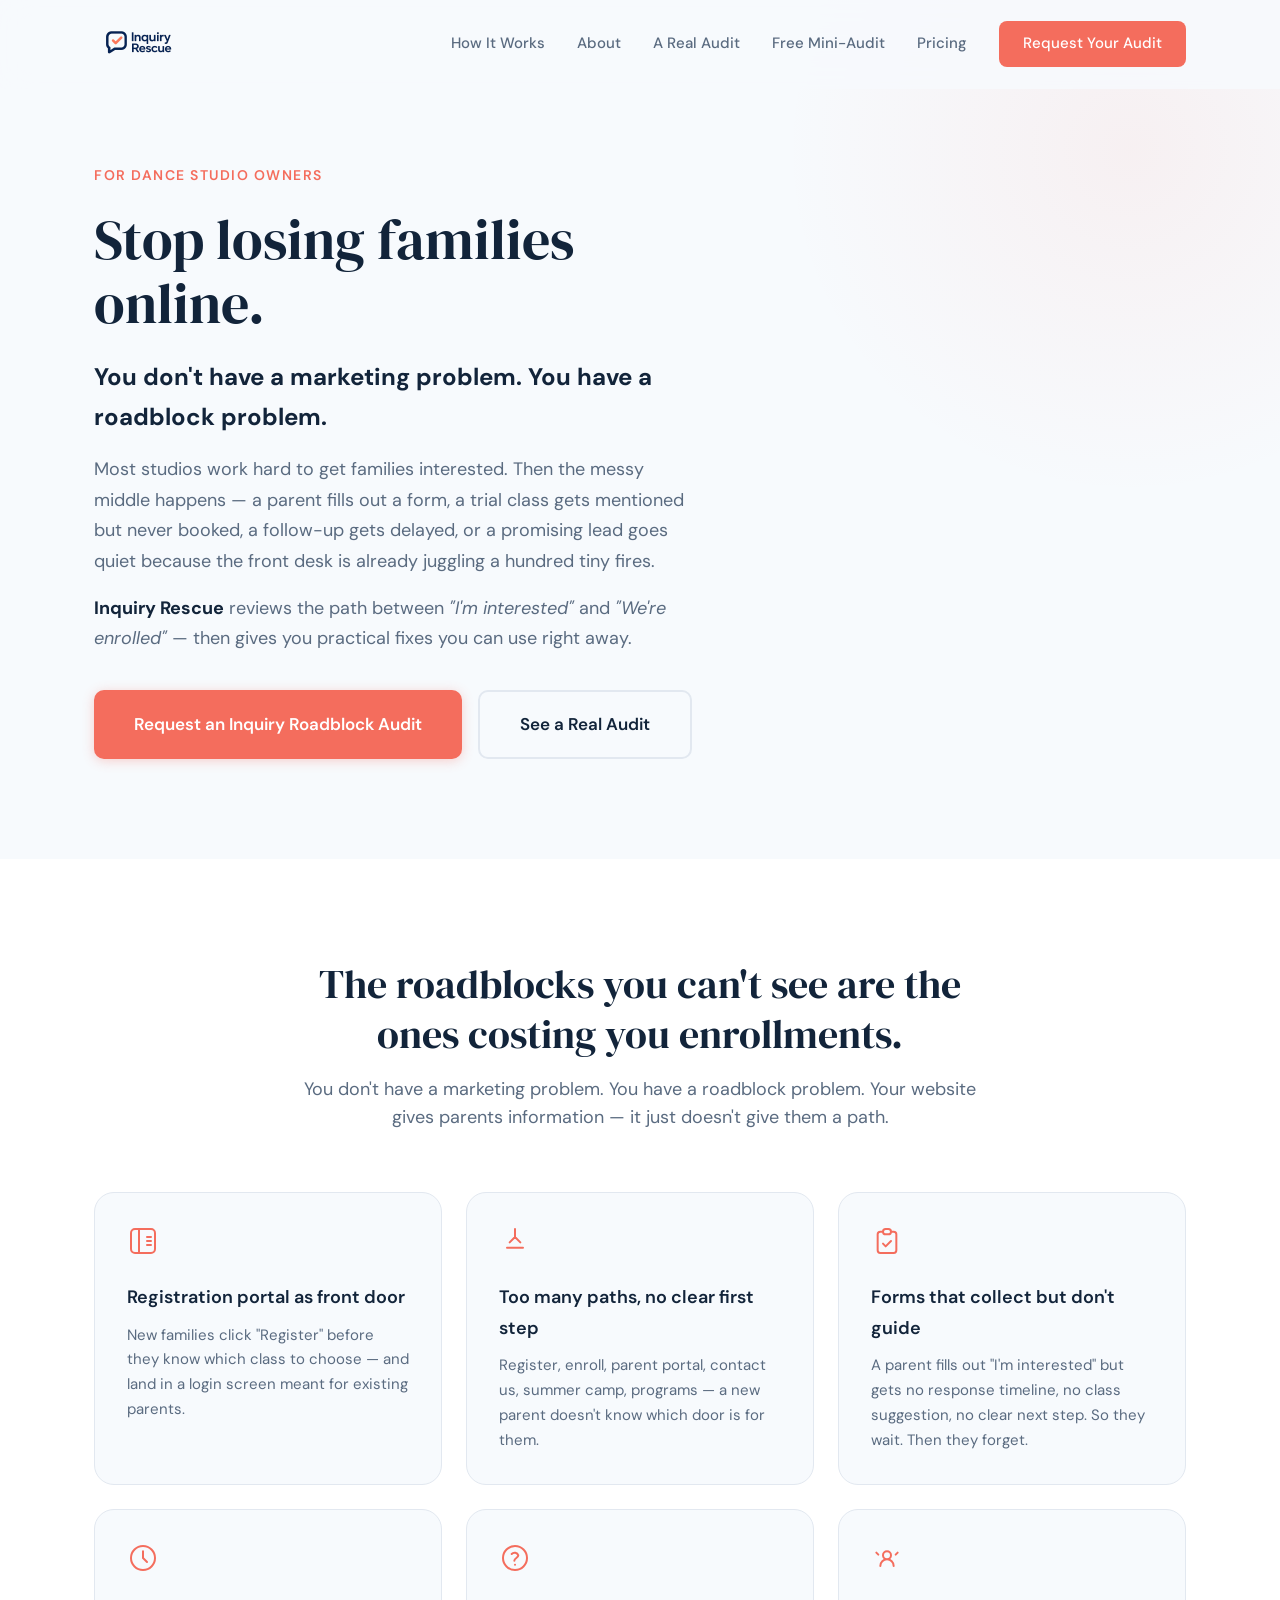
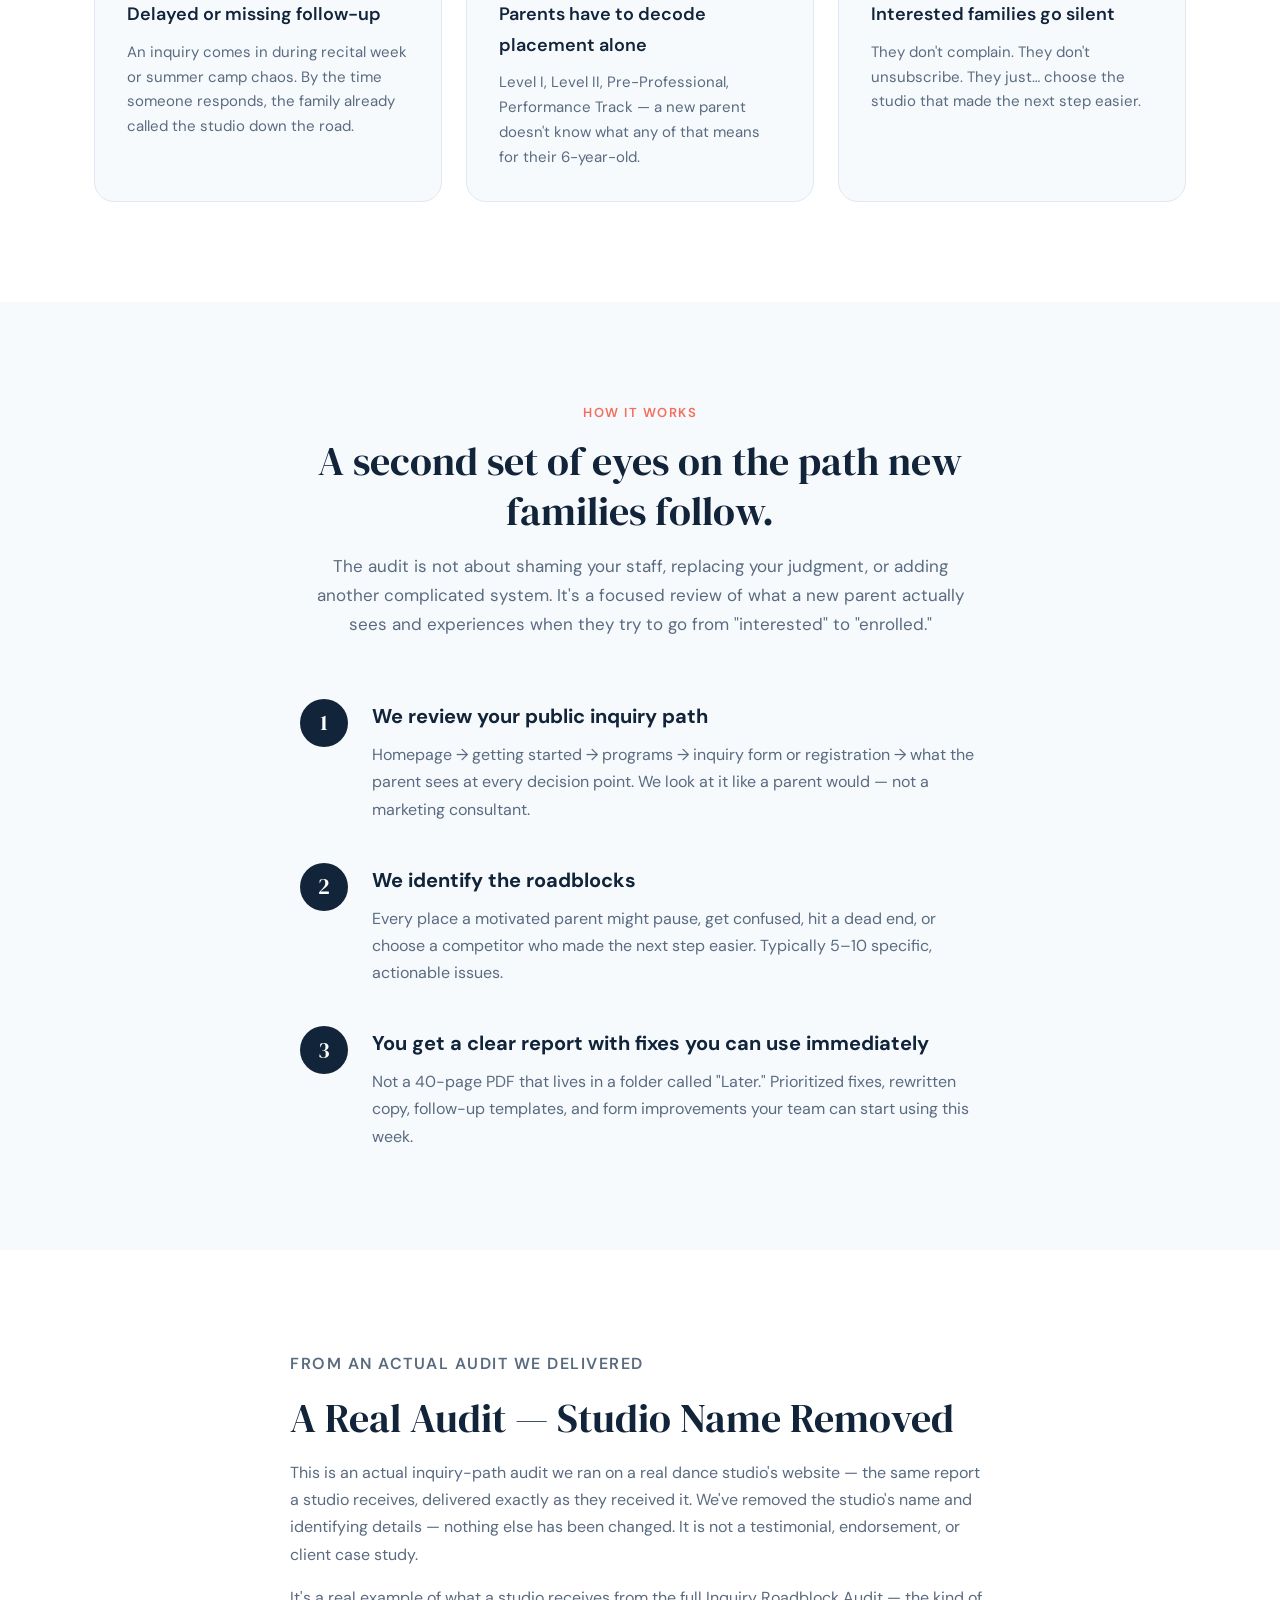
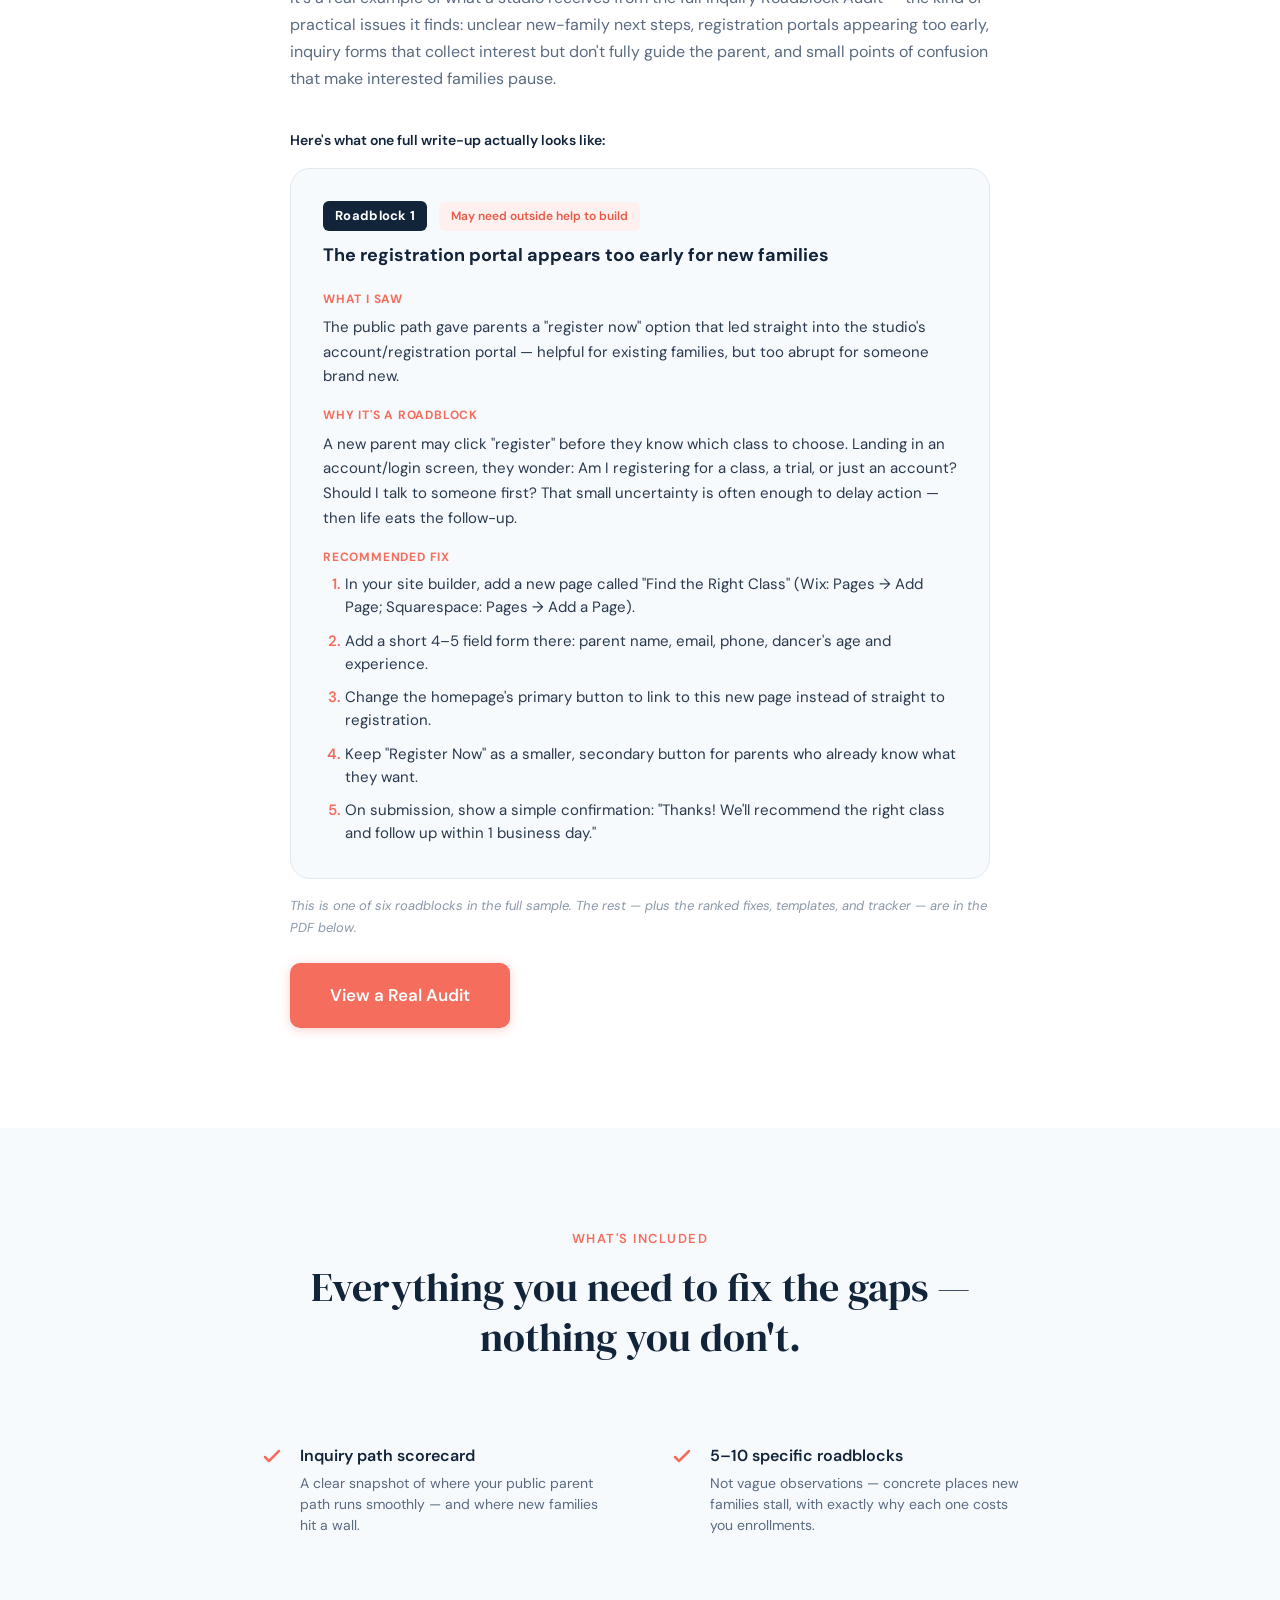
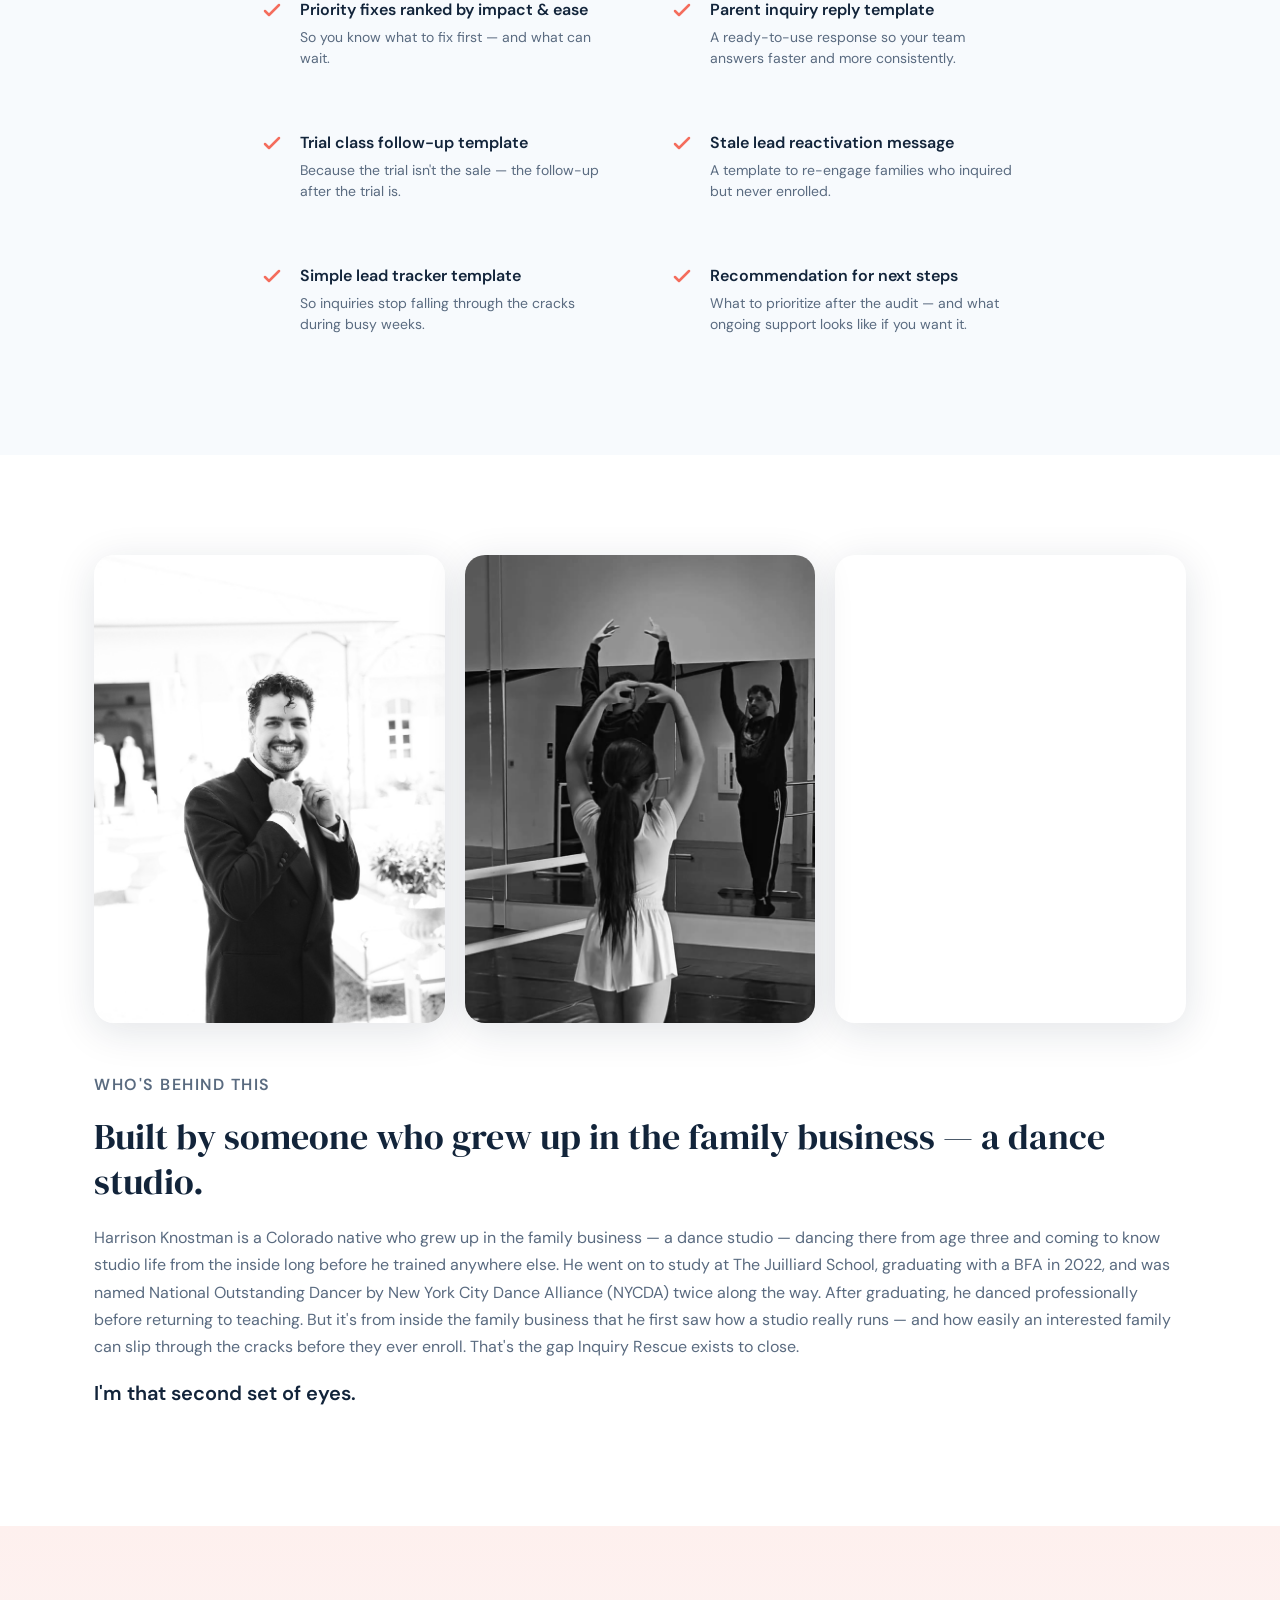
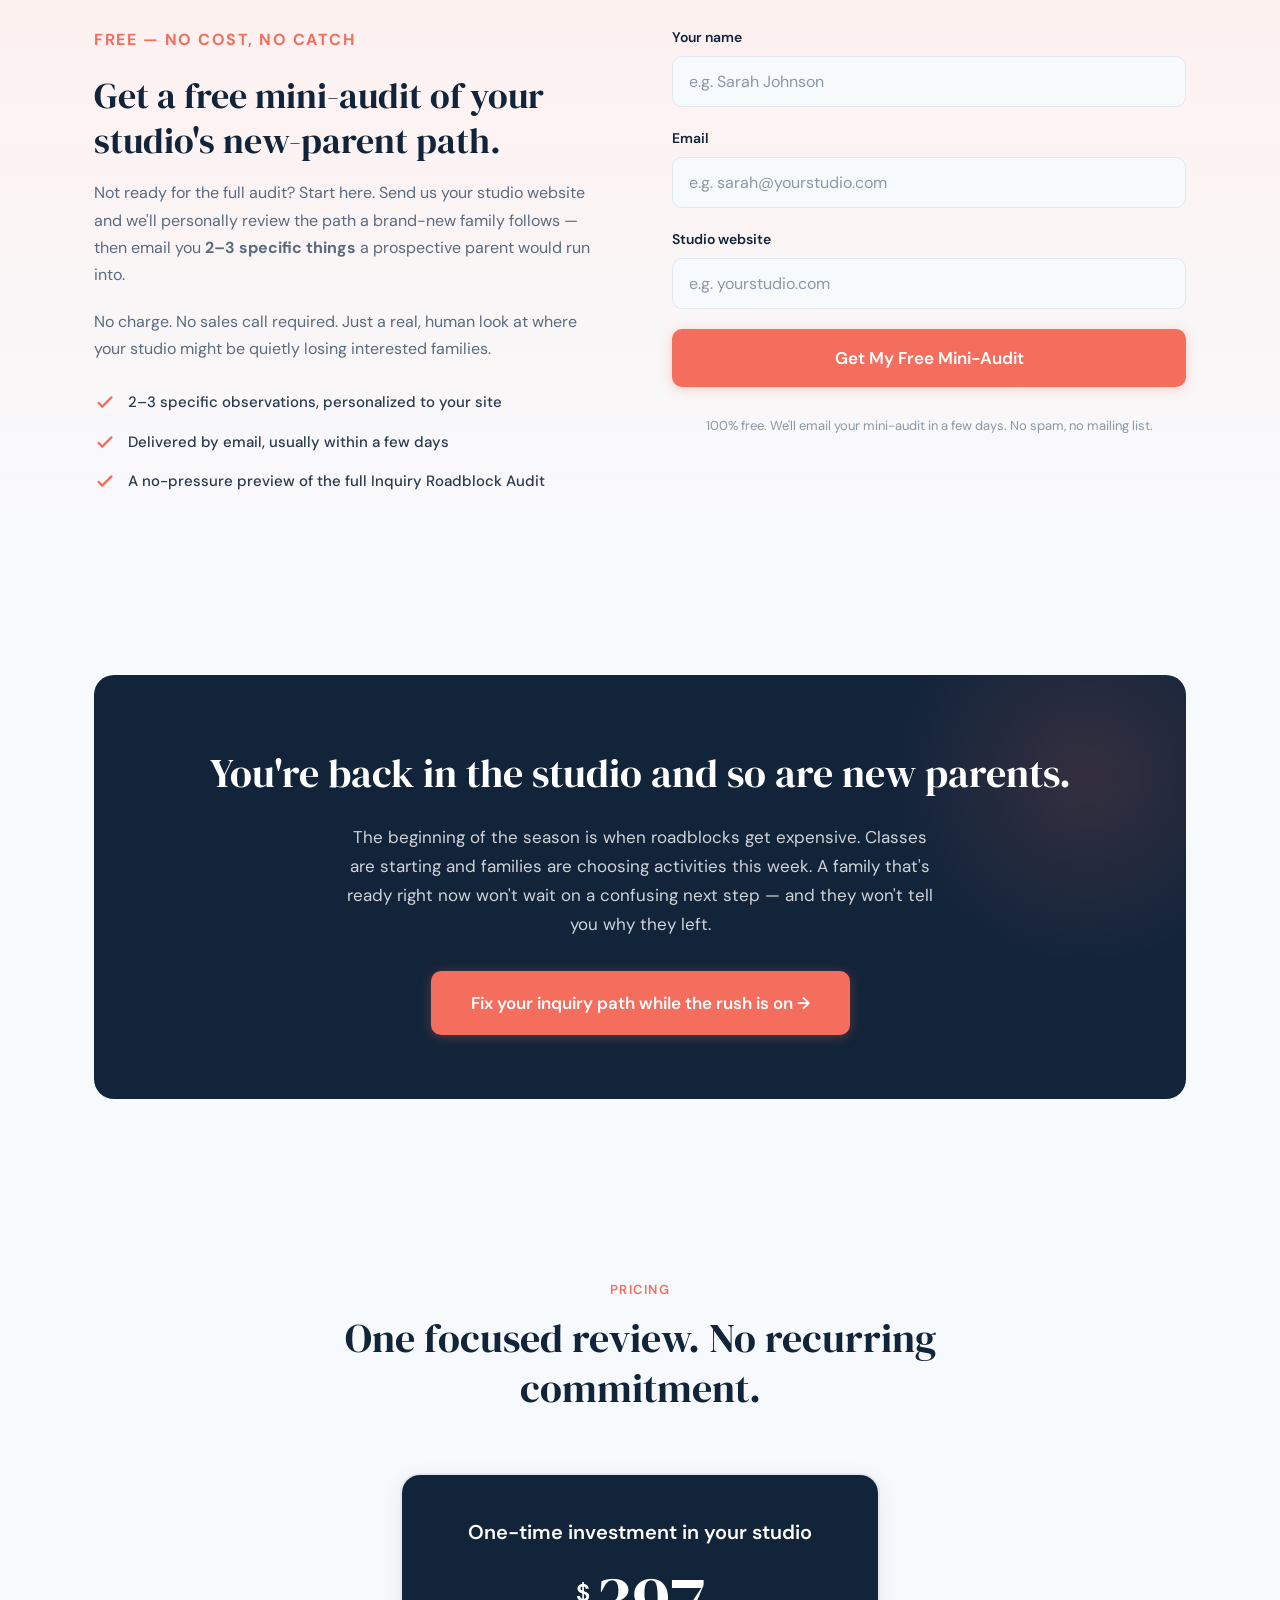
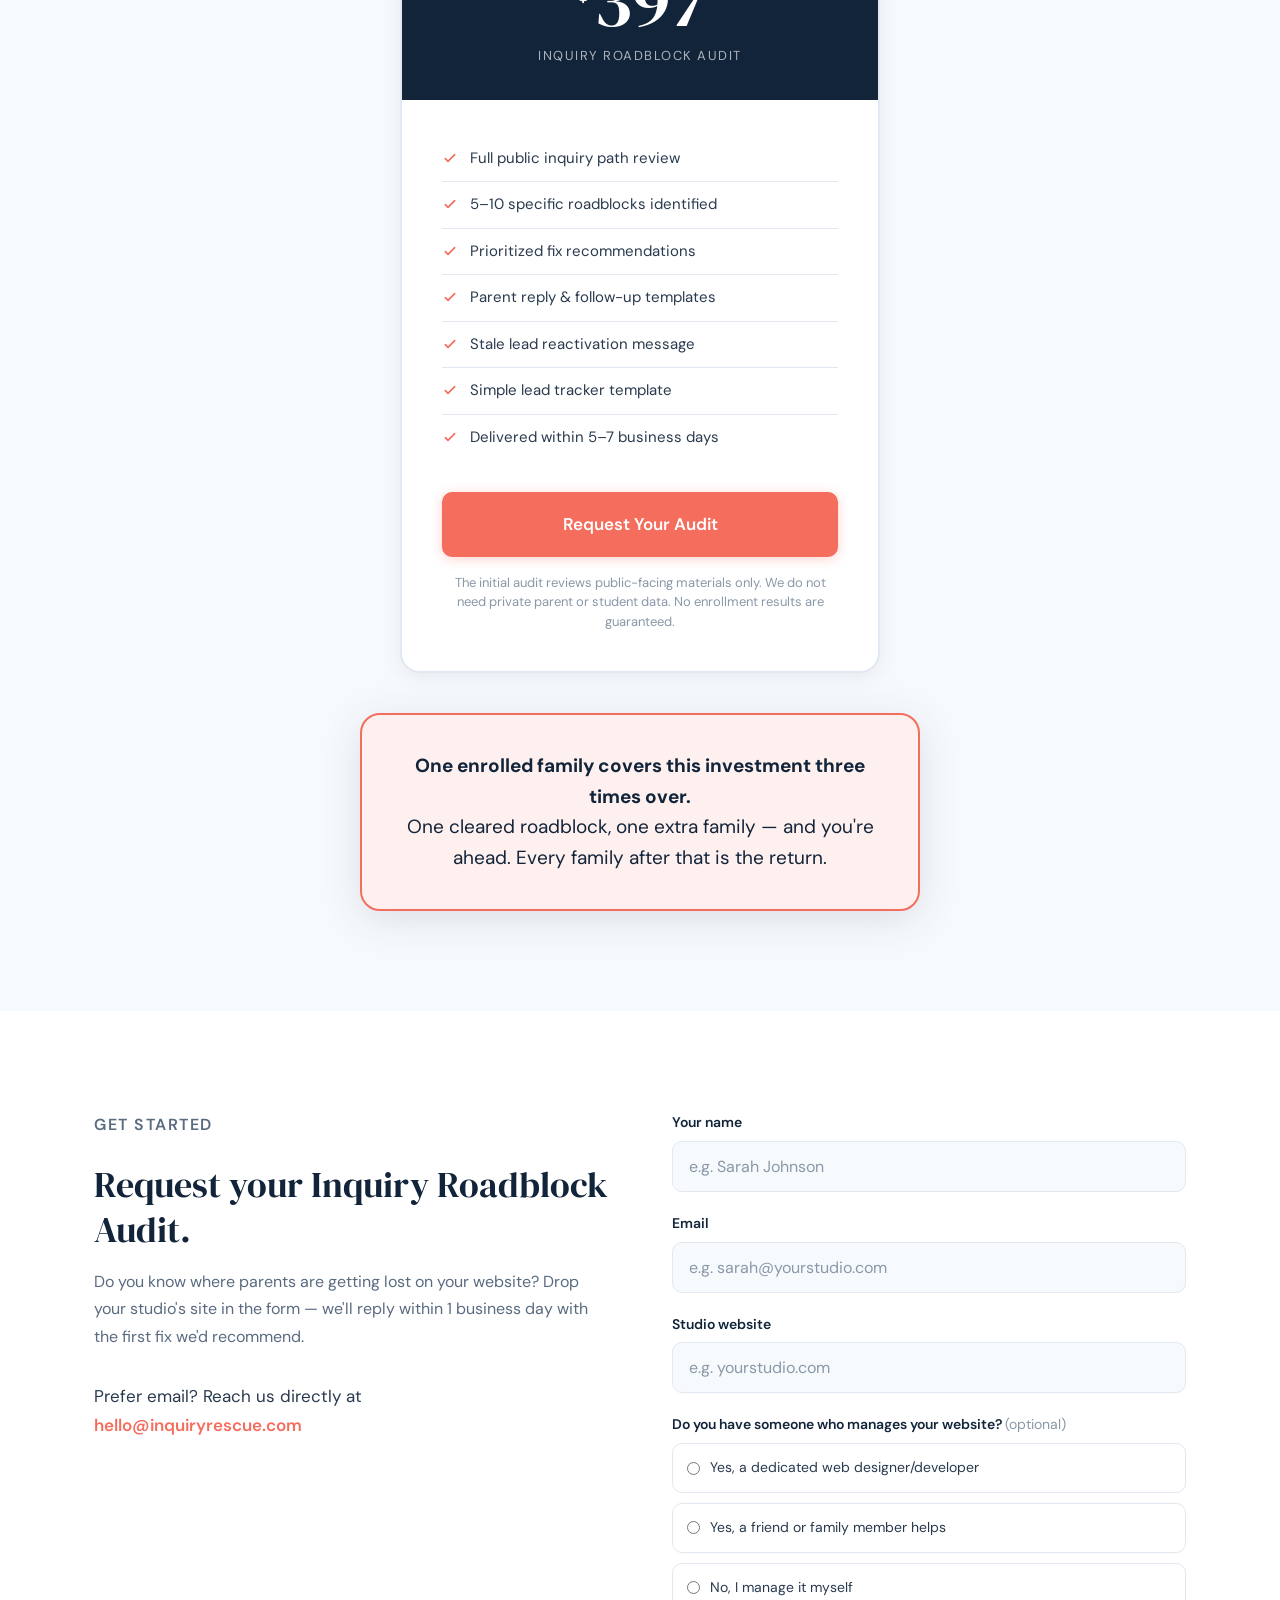
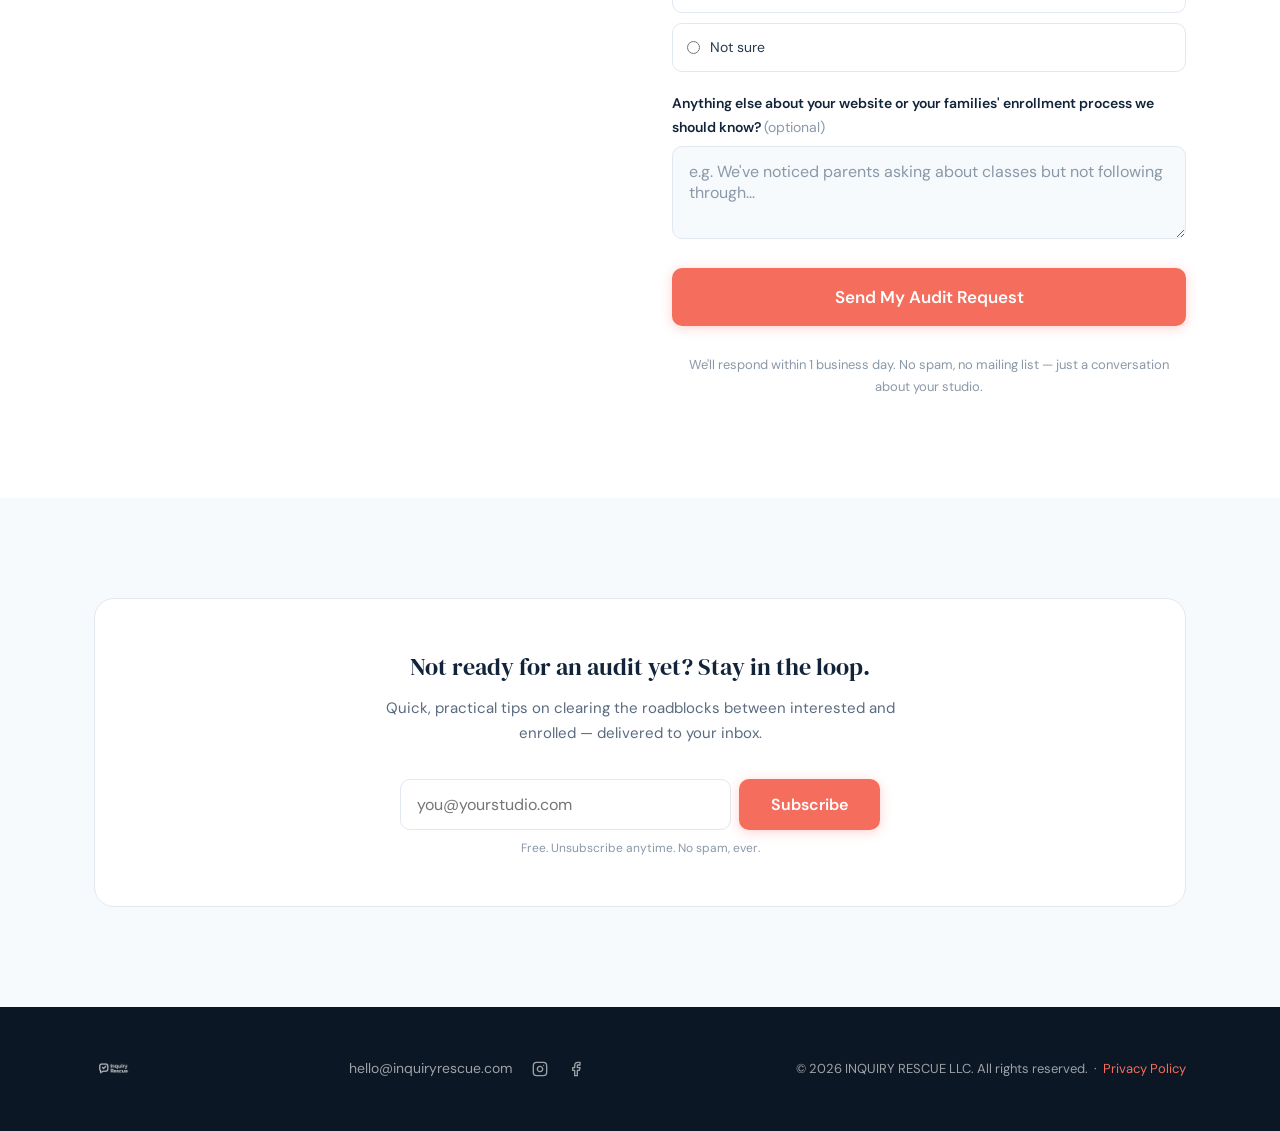
<file: index.html>
<!DOCTYPE html>
<html lang="en">
<head>
  <meta charset="UTF-8">
  <meta name="viewport" content="width=device-width, initial-scale=1.0">
  <title>Inquiry Rescue — Stop Losing Prospective Dance Families</title>
  <meta name="description" content="Helping dance studios find and fix the places where parent inquiries get delayed, confused, or forgotten — before families choose another studio.">
  <meta name="robots" content="index, follow">
  <link rel="canonical" href="https://inquiryrescue.com/">
  <link rel="preconnect" href="https://fonts.googleapis.com">
  <link rel="preconnect" href="https://fonts.gstatic.com" crossorigin>
  <link href="https://fonts.googleapis.com/css2?family=DM+Sans:ital,opsz,wght@0,9..40,400;0,9..40,500;0,9..40,600;0,9..40,700;1,9..40,400&family=DM+Serif+Display&display=swap" rel="stylesheet">
  <link rel="stylesheet" href="styles.css">
  <!-- Favicon (real logo mark) -->
  <link rel="icon" type="image/png" sizes="32x32" href="assets/favicon-32.png">
  <link rel="icon" type="image/png" sizes="192x192" href="assets/favicon-192.png">
  <link rel="apple-touch-icon" href="assets/favicon-192.png">
  <link rel="icon" type="image/png" sizes="512x512" href="assets/favicon-512.png">
  <!-- Meta Pixel Code -->
  <script>
  !function(f,b,e,v,n,t,s)
  {if(f.fbq)return;n=f.fbq=function(){n.callMethod?
  n.callMethod.apply(n,arguments):n.queue.push(arguments)};
  if(!f._fbq)f._fbq=n;n.push=n;n.loaded=!0;n.version='2.0';
  n.queue=[];t=b.createElement(e);t.async=!0;
  t.src=v;s=b.getElementsByTagName(e)[0];
  s.parentNode.insertBefore(t,s)}(window, document,'script',
  'https://connect.facebook.net/en_US/fbevents.js');
  fbq('init', '1351786470479619');
  fbq('track', 'PageView');
  </script>
  <noscript><img height="1" width="1" style="display:none"
  src="https://www.facebook.com/tr?id=1351786470479619&ev=PageView&noscript=1"
  /></noscript>
  <!-- End Meta Pixel Code -->
</head>
<body>

  <!-- ============ NAV ============ -->
  <nav class="nav" id="nav">
    <div class="nav-inner container">
      <a href="#" class="nav-logo">
        <img src="assets/images/logo-long.png" alt="Inquiry Rescue" class="nav-logo-img">
      </a>
      <div class="nav-links">
        <a href="#how-it-works">How It Works</a>
        <a href="#about">About</a>
        <a href="#sample">A Real Audit</a>
        <a href="#mini-audit">Free Mini-Audit</a>
        <a href="#pricing">Pricing</a>
        <a href="#contact" class="btn btn-nav">Request Your Audit</a>
      </div>
      <button class="nav-mobile-toggle" aria-label="Menu" onclick="document.body.classList.toggle('menu-open')">
        <span></span><span></span><span></span>
      </button>
    </div>
    <!-- Mobile menu -->
    <div class="mobile-menu">
      <a href="#how-it-works" onclick="document.body.classList.remove('menu-open')">How It Works</a>
      <a href="#about" onclick="document.body.classList.remove('menu-open')">About</a>
      <a href="#sample" onclick="document.body.classList.remove('menu-open')">A Real Audit</a>
      <a href="#mini-audit" onclick="document.body.classList.remove('menu-open')">Free Mini-Audit</a>
      <a href="#pricing" onclick="document.body.classList.remove('menu-open')">Pricing</a>
      <a href="#contact" class="btn btn-primary" onclick="document.body.classList.remove('menu-open')">Request Your Audit</a>
    </div>
  </nav>

  <!-- ============ HERO ============ -->
  <header class="hero">
    <div class="container">
      <div class="hero-content">
        <p class="hero-eyebrow">For dance studio owners</p>
        <h1 class="hero-headline">Stop losing families<br> online.</h1>
        <p class="hero-sub hero-thesis"><strong>You don't have a marketing problem. You have a roadblock problem.</strong></p>
        <p class="hero-sub">Most studios work hard to get families interested. Then the messy middle happens — a parent fills out a form, a trial class gets mentioned but never booked, a follow-up gets delayed, or a promising lead goes quiet because the front desk is already juggling a hundred tiny fires.</p>
        <p class="hero-sub"><strong>Inquiry Rescue</strong> reviews the path between <em>"I'm interested"</em> and <em>"We're enrolled"</em> — then gives you practical fixes you can use right away.</p>
        <div class="hero-ctas">
          <a href="#contact" class="btn btn-primary btn-lg">Request an Inquiry Roadblock Audit</a>
          <a href="#sample" class="btn btn-outline btn-lg">See a Real Audit</a>
        </div>
      </div>
    </div>
    <div class="hero-bg-accent"></div>
  </header>

  <!-- ============ PROBLEM ============ -->
  <section class="section section-problem" id="problem">
    <div class="container">
      <div class="section-header">
        <h2>The roadblocks you can't see are the ones costing you enrollments.</h2>
        <p class="section-thesis">You don't have a marketing problem. You have a roadblock problem. Your website gives parents information — it just doesn't give them a path.</p>
      </div>
      <div class="problem-grid">
        <div class="problem-card">
          <div class="problem-icon"><svg viewBox="0 0 24 24" fill="none" stroke="currentColor" stroke-width="1.5" stroke-linecap="round" stroke-linejoin="round"><rect x="3" y="3" width="18" height="18" rx="3"/><path d="M9 3v18M15 9h3M15 12h3M15 15h3"/></svg></div>
          <h3>Registration portal as front door</h3>
          <p>New families click "Register" before they know which class to choose — and land in a login screen meant for existing parents.</p>
        </div>
        <div class="problem-card">
          <div class="problem-icon"><svg viewBox="0 0 24 24" fill="none" stroke="currentColor" stroke-width="1.5" stroke-linecap="round" stroke-linejoin="round"><path d="M12 3v6m0 0l4 4m-4-4l-4 4M6 17h12"/></svg></div>
          <h3>Too many paths, no clear first step</h3>
          <p>Register, enroll, parent portal, contact us, summer camp, programs — a new parent doesn't know which door is for them.</p>
        </div>
        <div class="problem-card">
          <div class="problem-icon"><svg viewBox="0 0 24 24" fill="none" stroke="currentColor" stroke-width="1.5" stroke-linecap="round" stroke-linejoin="round"><path d="M9 5H7a2 2 0 00-2 2v12a2 2 0 002 2h10a2 2 0 002-2V7a2 2 0 00-2-2h-2M9 5a2 2 0 002 2h2a2 2 0 002-2M9 5a2 2 0 012-2h2a2 2 0 012 2M9 14l2 2 4-4"/></svg></div>
          <h3>Forms that collect but don't guide</h3>
          <p>A parent fills out "I'm interested" but gets no response timeline, no class suggestion, no clear next step. So they wait. Then they forget.</p>
        </div>
        <div class="problem-card">
          <div class="problem-icon"><svg viewBox="0 0 24 24" fill="none" stroke="currentColor" stroke-width="1.5" stroke-linecap="round" stroke-linejoin="round"><circle cx="12" cy="12" r="9"/><path d="M12 7v5l3 3"/></svg></div>
          <h3>Delayed or missing follow-up</h3>
          <p>An inquiry comes in during recital week or summer camp chaos. By the time someone responds, the family already called the studio down the road.</p>
        </div>
        <div class="problem-card">
          <div class="problem-icon"><svg viewBox="0 0 24 24" fill="none" stroke="currentColor" stroke-width="1.5" stroke-linecap="round" stroke-linejoin="round"><circle cx="12" cy="12" r="9"/><path d="M9.5 9a3 3 0 015 1c0 2-3 2-3 4M12 17h.01"/></svg></div>
          <h3>Parents have to decode placement alone</h3>
          <p>Level I, Level II, Pre-Professional, Performance Track — a new parent doesn't know what any of that means for their 6-year-old.</p>
        </div>
        <div class="problem-card">
          <div class="problem-icon"><svg viewBox="0 0 24 24" fill="none" stroke="currentColor" stroke-width="1.5" stroke-linecap="round" stroke-linejoin="round"><path d="M17 18a5 5 0 00-10 0M12 13a3 3 0 100-6 3 3 0 000 6zM20 8l-1.5 1.5M4 8l1.5 1.5"/></svg></div>
          <h3>Interested families go silent</h3>
          <p>They don't complain. They don't unsubscribe. They just… choose the studio that made the next step easier.</p>
        </div>
      </div>
    </div>
  </section>

  <!-- ============ HOW IT WORKS ============ -->
  <section class="section section-how" id="how-it-works">
    <div class="container">
      <div class="section-header">
        <p class="section-eyebrow">How it works</p>
        <h2>A second set of eyes on the path new families follow.</h2>
        <p class="section-desc">The audit is not about shaming your staff, replacing your judgment, or adding another complicated system. It's a focused review of what a new parent actually sees and experiences when they try to go from "interested" to "enrolled."</p>
      </div>
      <div class="steps">
        <div class="step">
          <div class="step-number">1</div>
          <div class="step-content">
            <h3>We review your public inquiry path</h3>
            <p>Homepage → getting started → programs → inquiry form or registration → what the parent sees at every decision point. We look at it like a parent would — not a marketing consultant.</p>
          </div>
        </div>
        <div class="step">
          <div class="step-number">2</div>
          <div class="step-content">
            <h3>We identify the roadblocks</h3>
            <p>Every place a motivated parent might pause, get confused, hit a dead end, or choose a competitor who made the next step easier. Typically 5–10 specific, actionable issues.</p>
          </div>
        </div>
        <div class="step">
          <div class="step-number">3</div>
          <div class="step-content">
            <h3>You get a clear report with fixes you can use immediately</h3>
            <p>Not a 40-page PDF that lives in a folder called "Later." Prioritized fixes, rewritten copy, follow-up templates, and form improvements your team can start using this week.</p>
          </div>
        </div>
      </div>
    </div>
  </section>

  <!-- ============ SAMPLE AUDIT ============ -->
  <section class="section section-sample" id="sample">
    <div class="container">
      <div class="sample-layout">
        <div class="sample-text">
          <p class="section-eyebrow">From an actual audit we delivered</p>
          <h2>A Real Audit — Studio Name Removed</h2>
          <p>This is an actual inquiry-path audit we ran on a real dance studio's website — the same report a studio receives, delivered exactly as they received it. We've removed the studio's name and identifying details — nothing else has been changed. It is not a testimonial, endorsement, or client case study.</p>
          <p>It's a real example of what a studio receives from the full Inquiry Roadblock Audit — the kind of practical issues it finds: unclear new-family next steps, registration portals appearing too early, inquiry forms that collect interest but don't fully guide the parent, and small points of confusion that make interested families pause.</p>
          <div class="finding-example">
            <p class="finding-example-label">Here's what one full write-up actually looks like:</p>
            <div class="finding-card">
              <div class="finding-card-header">
                <span class="finding-number">Roadblock 1</span>
                <span class="finding-tag finding-tag-build">May need outside help to build</span>
              </div>
              <h4>The registration portal appears too early for new families</h4>
              <div class="finding-block">
                <p class="finding-block-label">What I saw</p>
                <p>The public path gave parents a "register now" option that led straight into the studio's account/registration portal — helpful for existing families, but too abrupt for someone brand new.</p>
              </div>
              <div class="finding-block">
                <p class="finding-block-label">Why it's a roadblock</p>
                <p>A new parent may click "register" before they know which class to choose. Landing in an account/login screen, they wonder: Am I registering for a class, a trial, or just an account? Should I talk to someone first? That small uncertainty is often enough to delay action — then life eats the follow-up.</p>
              </div>
              <div class="finding-block">
                <p class="finding-block-label">Recommended fix</p>
                <ol class="finding-fix-steps">
                  <li>In your site builder, add a new page called "Find the Right Class" (Wix: Pages → Add Page; Squarespace: Pages → Add a Page).</li>
                  <li>Add a short 4–5 field form there: parent name, email, phone, dancer's age and experience.</li>
                  <li>Change the homepage's primary button to link to this new page instead of straight to registration.</li>
                  <li>Keep "Register Now" as a smaller, secondary button for parents who already know what they want.</li>
                  <li>On submission, show a simple confirmation: "Thanks! We'll recommend the right class and follow up within 1 business day."</li>
                </ol>
              </div>
            </div>
            <p class="finding-example-note">This is one of six roadblocks in the full sample. The rest — plus the ranked fixes, templates, and tracker — are in the PDF below.</p>
          </div>
          <a href="assets/A_Branded_Real_Audit.pdf" target="_blank" class="btn btn-primary btn-lg">View a Real Audit</a>
        </div>
      </div>
    </div>
  </section>

  <!-- ============ WHAT'S INCLUDED ============ -->
  <section class="section section-included" id="included">
    <div class="container">
      <div class="section-header">
        <p class="section-eyebrow">What's included</p>
        <h2>Everything you need to fix the gaps — nothing you don't.</h2>
      </div>
      <div class="included-grid">
        <div class="included-item">
          <svg class="check-icon" viewBox="0 0 24 24" fill="none"><path d="M5 13l4 4L19 7" stroke="#F46D5D" stroke-width="2.5" stroke-linecap="round" stroke-linejoin="round"/></svg>
          <div>
            <h4>Inquiry path scorecard</h4>
            <p>A clear snapshot of where your public parent path runs smoothly — and where new families hit a wall.</p>
          </div>
        </div>
        <div class="included-item">
          <svg class="check-icon" viewBox="0 0 24 24" fill="none"><path d="M5 13l4 4L19 7" stroke="#F46D5D" stroke-width="2.5" stroke-linecap="round" stroke-linejoin="round"/></svg>
          <div>
            <h4>5–10 specific roadblocks</h4>
            <p>Not vague observations — concrete places new families stall, with exactly why each one costs you enrollments.</p>
          </div>
        </div>
        <div class="included-item">
          <svg class="check-icon" viewBox="0 0 24 24" fill="none"><path d="M5 13l4 4L19 7" stroke="#F46D5D" stroke-width="2.5" stroke-linecap="round" stroke-linejoin="round"/></svg>
          <div>
            <h4>Priority fixes ranked by impact &amp; ease</h4>
            <p>So you know what to fix first — and what can wait.</p>
          </div>
        </div>
        <div class="included-item">
          <svg class="check-icon" viewBox="0 0 24 24" fill="none"><path d="M5 13l4 4L19 7" stroke="#F46D5D" stroke-width="2.5" stroke-linecap="round" stroke-linejoin="round"/></svg>
          <div>
            <h4>Parent inquiry reply template</h4>
            <p>A ready-to-use response so your team answers faster and more consistently.</p>
          </div>
        </div>
        <div class="included-item">
          <svg class="check-icon" viewBox="0 0 24 24" fill="none"><path d="M5 13l4 4L19 7" stroke="#F46D5D" stroke-width="2.5" stroke-linecap="round" stroke-linejoin="round"/></svg>
          <div>
            <h4>Trial class follow-up template</h4>
            <p>Because the trial isn't the sale — the follow-up after the trial is.</p>
          </div>
        </div>
        <div class="included-item">
          <svg class="check-icon" viewBox="0 0 24 24" fill="none"><path d="M5 13l4 4L19 7" stroke="#F46D5D" stroke-width="2.5" stroke-linecap="round" stroke-linejoin="round"/></svg>
          <div>
            <h4>Stale lead reactivation message</h4>
            <p>A template to re-engage families who inquired but never enrolled.</p>
          </div>
        </div>
        <div class="included-item">
          <svg class="check-icon" viewBox="0 0 24 24" fill="none"><path d="M5 13l4 4L19 7" stroke="#F46D5D" stroke-width="2.5" stroke-linecap="round" stroke-linejoin="round"/></svg>
          <div>
            <h4>Simple lead tracker template</h4>
            <p>So inquiries stop falling through the cracks during busy weeks.</p>
          </div>
        </div>
        <div class="included-item">
          <svg class="check-icon" viewBox="0 0 24 24" fill="none"><path d="M5 13l4 4L19 7" stroke="#F46D5D" stroke-width="2.5" stroke-linecap="round" stroke-linejoin="round"/></svg>
          <div>
            <h4>Recommendation for next steps</h4>
            <p>What to prioritize after the audit — and what ongoing support looks like if you want it.</p>
          </div>
        </div>
      </div>
    </div>
  </section>

  <!-- ============ ABOUT ============ -->
  <section class="section section-about" id="about">
    <div class="container">
      <div class="about-layout">
        <div class="about-media">
          <img src="assets/images/harrison-headshot.jpg" alt="Harrison Knostman" loading="lazy">
          <video autoplay muted loop playsinline poster="assets/images/teaching-poster.jpg" aria-label="Harrison teaching a ballet student at the barre">
            <source src="assets/videos/teaching-loop.mp4" type="video/mp4">
          </video>
          <video autoplay muted loop playsinline aria-label="Ballet students practicing footwork at the barre in slow motion">
            <source src="assets/videos/barre-loop.mp4" type="video/mp4">
          </video>
        </div>
        <div class="about-text">
          <p class="section-eyebrow">Who's behind this</p>
          <h2>Built by someone who grew up in the family business — a dance studio.</h2>
          <p>Harrison Knostman is a Colorado native who grew up in the family business — a dance studio — dancing there from age three and coming to know studio life from the inside long before he trained anywhere else. He went on to study at The Juilliard School, graduating with a BFA in 2022, and was named National Outstanding Dancer by New York City Dance Alliance (NYCDA) twice along the way. After graduating, he danced professionally before returning to teaching. But it's from inside the family business that he first saw how a studio really runs — and how easily an interested family can slip through the cracks before they ever enroll. That's the gap Inquiry Rescue exists to close.</p>
          <p class="about-tagline">I'm that second set of eyes.</p>
        </div>
      </div>
    </div>
  </section>

  <!-- ============ FREE MINI-AUDIT ============ -->
  <section class="section section-mini-audit" id="mini-audit">
    <div class="container">
      <div class="mini-audit-layout">
        <div class="mini-audit-text">
          <p class="section-eyebrow">Free — no cost, no catch</p>
          <h2>Get a free mini-audit of your studio's new-parent path.</h2>
          <p>Not ready for the full audit? Start here. Send us your studio website and we'll personally review the path a brand-new family follows — then email you <strong>2–3 specific things</strong> a prospective parent would run into.</p>
          <p>No charge. No sales call required. Just a real, human look at where your studio might be quietly losing interested families.</p>
          <ul class="mini-audit-list">
            <li><svg class="check-icon" viewBox="0 0 24 24" fill="none"><path d="M5 13l4 4L19 7" stroke="#F46D5D" stroke-width="2.5" stroke-linecap="round" stroke-linejoin="round"/></svg> 2–3 specific observations, personalized to your site</li>
            <li><svg class="check-icon" viewBox="0 0 24 24" fill="none"><path d="M5 13l4 4L19 7" stroke="#F46D5D" stroke-width="2.5" stroke-linecap="round" stroke-linejoin="round"/></svg> Delivered by email, usually within a few days</li>
            <li><svg class="check-icon" viewBox="0 0 24 24" fill="none"><path d="M5 13l4 4L19 7" stroke="#F46D5D" stroke-width="2.5" stroke-linecap="round" stroke-linejoin="round"/></svg> A no-pressure preview of the full Inquiry Roadblock Audit</li>
          </ul>
        </div>
        <div class="contact-form-wrapper">
          <form id="mini-audit-form" action="https://formsubmit.co/ajax/hello@inquiryrescue.com" method="POST" class="contact-form">
            <div class="form-group">
              <label for="ma-name">Your name</label>
              <input type="text" id="ma-name" name="name" required placeholder="e.g. Sarah Johnson">
            </div>
            <div class="form-group">
              <label for="ma-email">Email</label>
              <input type="email" id="ma-email" name="email" required placeholder="e.g. sarah@yourstudio.com">
            </div>
            <div class="form-group">
              <label for="ma-website">Studio website</label>
              <input type="text" id="ma-website" name="website" required placeholder="e.g. yourstudio.com" pattern="^(https?:\/\/)?[a-zA-Z0-9]([a-zA-Z0-9\-]{0,61}[a-zA-Z0-9])?(\.[a-zA-Z0-9]([a-zA-Z0-9\-]{0,61}[a-zA-Z0-9])?)+.*$" title="Enter your website, e.g. yourstudio.com">
            </div>
            <input type="hidden" name="_subject" value="New FREE Mini-Audit Request">
            <input type="hidden" name="_captcha" value="false">
            <input type="hidden" name="_template" value="table">
            <input type="hidden" name="_blacklist" value="казино,слоты,зеркало,официальный сайт,бонус,vavada,1xbet,azino,pokerdom,casino,slots,free spins,jackpot,.ru/,crypto">
            <input type="text" name="_honey" style="display:none">
            <button type="submit" class="btn btn-primary btn-lg btn-full">Get My Free Mini-Audit</button>
            <p class="form-privacy">100% free. We'll email your mini-audit in a few days. No spam, no mailing list.</p>
          </form>
          <div id="mini-audit-success" class="form-success" style="display: none;">
            <div class="success-icon"><svg viewBox="0 0 24 24" fill="none" stroke="#fff" stroke-width="2.5" stroke-linecap="round" stroke-linejoin="round"><path d="M5 13l4 4L19 7"/></svg></div>
            <h3>Request received!</h3>
            <p>Thanks! We'll review your studio's new-parent path and email your free mini-audit within a few days.</p>
          </div>
        </div>
      </div>
    </div>
  </section>

  <!-- ============ URGENCY ============ -->
  <section class="section section-urgency">
    <div class="container">
      <div class="urgency-box">
        <h2>You're back in the studio and so are new parents.</h2>
        <p>The beginning of the season is when roadblocks get expensive. Classes are starting and families are choosing activities this week. A family that's ready right now won't wait on a confusing next step — and they won't tell you why they left.</p>
        <a href="#contact" class="btn btn-primary btn-lg">Fix your inquiry path while the rush is on →</a>
      </div>
    </div>
  </section>

  <!-- ============ PRICING ============ -->
  <section class="section section-pricing" id="pricing">
    <div class="container">
      <div class="section-header">
        <p class="section-eyebrow">Pricing</p>
        <h2>One focused review. No recurring commitment.</h2>
      </div>
      <div class="pricing-card">
        <div class="pricing-header">
          <h3>One-time investment in your studio</h3>
          <div class="pricing-amount">
            <span class="pricing-dollar">$</span>
            <span class="pricing-number">397</span>
          </div>
          <p class="pricing-note">Inquiry Roadblock Audit</p>
        </div>
        <div class="pricing-body">
          <ul class="pricing-list">
            <li>Full public inquiry path review</li>
            <li>5–10 specific roadblocks identified</li>
            <li>Prioritized fix recommendations</li>
            <li>Parent reply &amp; follow-up templates</li>
            <li>Stale lead reactivation message</li>
            <li>Simple lead tracker template</li>
            <li>Delivered within 5–7 business days</li>
          </ul>
          <a href="#contact" class="btn btn-primary btn-lg btn-full">Request Your Audit</a>
          <p class="pricing-fine">The initial audit reviews public-facing materials only. We do not need private parent or student data. No enrollment results are guaranteed.</p>
        </div>
      </div>
      <div class="pricing-reframe">
        <p><strong>One enrolled family covers this investment three times over.</strong><br>One cleared roadblock, one extra family — and you're ahead. Every family after that is the return.</p>
      </div>
    </div>
  </section>

  <!-- ============ CONTACT FORM ============ -->
  <section class="section section-contact" id="contact">
    <div class="container">
      <div class="contact-layout">
        <div class="contact-text">
          <p class="section-eyebrow">Get started</p>
          <h2>Request your Inquiry Roadblock Audit.</h2>
          <p>Do you know where parents are getting lost on your website? Drop your studio's site in the form — we'll reply within 1 business day with the first fix we'd recommend.</p>
          <div class="contact-details">
            <p>Prefer email? Reach us directly at<br><a href="mailto:hello@inquiryrescue.com">hello@inquiryrescue.com</a></p>
          </div>
        </div>
        <div class="contact-form-wrapper">
          <form id="contact-form" action="https://formsubmit.co/ajax/hello@inquiryrescue.com" method="POST" class="contact-form">
            <div class="form-group">
              <label for="name">Your name</label>
              <input type="text" id="name" name="name" required placeholder="e.g. Sarah Johnson">
            </div>
            <div class="form-group">
              <label for="email">Email</label>
              <input type="email" id="email" name="email" required placeholder="e.g. sarah@yourstudio.com">
            </div>
            <div class="form-group">
              <label for="website">Studio website</label>
              <input type="text" id="website" name="website" placeholder="e.g. yourstudio.com" pattern="^(https?:\/\/)?[a-zA-Z0-9]([a-zA-Z0-9\-]{0,61}[a-zA-Z0-9])?(\.[a-zA-Z0-9]([a-zA-Z0-9\-]{0,61}[a-zA-Z0-9])?)+.*$" title="Enter your website, e.g. yourstudio.com">
            </div>
            <div class="form-group">
              <label>Do you have someone who manages your website? <span class="optional">(optional)</span></label>
              <div class="form-radio-group">
                <div class="form-radio-option">
                  <input type="radio" id="web-help-designer" name="web_help" value="Yes, a dedicated web designer/developer">
                  <label for="web-help-designer">Yes, a dedicated web designer/developer</label>
                </div>
                <div class="form-radio-option">
                  <input type="radio" id="web-help-family" name="web_help" value="Yes, a friend or family member helps">
                  <label for="web-help-family">Yes, a friend or family member helps</label>
                </div>
                <div class="form-radio-option">
                  <input type="radio" id="web-help-diy" name="web_help" value="No, I manage it myself">
                  <label for="web-help-diy">No, I manage it myself</label>
                </div>
                <div class="form-radio-option">
                  <input type="radio" id="web-help-unsure" name="web_help" value="Not sure">
                  <label for="web-help-unsure">Not sure</label>
                </div>
              </div>
            </div>
            <div class="form-group">
              <label for="message">Anything else about your website or your families' enrollment process we should know? <span class="optional">(optional)</span></label>
              <textarea id="message" name="message" rows="3" placeholder="e.g. We've noticed parents asking about classes but not following through..."></textarea>
            </div>
            <input type="hidden" name="_subject" value="New Inquiry Roadblock Audit Request">
            <input type="hidden" name="_captcha" value="false">
            <input type="hidden" name="_template" value="table">
            <input type="hidden" name="_blacklist" value="казино,слоты,зеркало,официальный сайт,бонус,vavada,1xbet,azino,pokerdom,casino,slots,free spins,jackpot,.ru/,crypto">
            <input type="text" name="_honey" style="display:none">
            <button type="submit" class="btn btn-primary btn-lg btn-full">Send My Audit Request</button>
            <p class="form-privacy">We'll respond within 1 business day. No spam, no mailing list — just a conversation about your studio.</p>
          </form>
          <div id="form-success" class="form-success" style="display: none;">
            <div class="success-icon"><svg viewBox="0 0 24 24" fill="none" stroke="#fff" stroke-width="2.5" stroke-linecap="round" stroke-linejoin="round"><path d="M5 13l4 4L19 7"/></svg></div>
            <h3>Request received!</h3>
            <p>Thanks for reaching out. We'll review your studio and respond within 1 business day with next steps.</p>
          </div>
        </div>
      </div>
    </div>
  </section>

  <!-- ============ NEWSLETTER ============ -->
  <section class="section section-newsletter" id="newsletter">
    <div class="container">
      <div class="newsletter-box">
        <div class="newsletter-text">
          <h3>Not ready for an audit yet? Stay in the loop.</h3>
          <p>Quick, practical tips on clearing the roadblocks between interested and enrolled — delivered to your inbox.</p>
        </div>
        <div class="newsletter-form-wrapper">
          <form class="newsletter-form" action="https://embeds.beehiiv.com/a7f31f78-5896-4359-92b0-1a67528de8e2" method="POST" target="_blank">
            <input type="email" name="email" required placeholder="you@yourstudio.com" aria-label="Email address">
            <button type="submit" class="btn btn-primary">Subscribe</button>
          </form>
          <p class="newsletter-note">Free. Unsubscribe anytime. No spam, ever.</p>
        </div>
      </div>
    </div>
  </section>

  <!-- ============ FOOTER ============ -->
  <footer class="footer">
    <div class="container">
      <div class="footer-inner">
        <div class="footer-brand">
          <img src="assets/images/logo-long.png" alt="Inquiry Rescue" class="footer-logo-img">
        </div>
        <div class="footer-links">
          <a href="mailto:hello@inquiryrescue.com">hello@inquiryrescue.com</a>
          <a href="https://instagram.com/inquiryrescue" target="_blank" rel="noopener" class="footer-social" aria-label="Inquiry Rescue on Instagram"><svg viewBox="0 0 24 24" fill="none" stroke="currentColor" stroke-width="2" stroke-linecap="round" stroke-linejoin="round"><rect x="2" y="2" width="20" height="20" rx="5" ry="5"/><path d="M16 11.37A4 4 0 1 1 12.63 8 4 4 0 0 1 16 11.37z"/><line x1="17.5" y1="6.5" x2="17.51" y2="6.5"/></svg></a>
          <a href="https://www.facebook.com/inquiryrescue" target="_blank" rel="noopener" class="footer-social footer-social-icon" aria-label="Inquiry Rescue on Facebook"><svg viewBox="0 0 24 24" fill="none" stroke="currentColor" stroke-width="2" stroke-linecap="round" stroke-linejoin="round"><path d="M18 2h-3a5 5 0 0 0-5 5v3H7v4h3v8h4v-8h3l1-4h-4V7a1 1 0 0 1 1-1h3z"/></svg></a>
        </div>
        <div class="footer-legal">
          <p>&copy; 2026 INQUIRY RESCUE LLC. All rights reserved. &nbsp;·&nbsp; <a href="/privacy.html">Privacy Policy</a></p>
        </div>
      </div>
    </div>
  </footer>

  <script>
    // Sticky nav on scroll
    const nav = document.getElementById('nav');
    window.addEventListener('scroll', () => {
      nav.classList.toggle('scrolled', window.scrollY > 50);
    });

    // Smooth scroll for anchor links
    document.querySelectorAll('a[href^="#"]').forEach(a => {
      a.addEventListener('click', e => {
        e.preventDefault();
        const target = document.querySelector(a.getAttribute('href'));
        if (target) {
          const offset = 96;
          const top = target.getBoundingClientRect().top + window.scrollY - offset;
          window.scrollTo({ top, behavior: 'smooth' });
        }
      });
    });

    // Form submission via Formsubmit.co AJAX (generic — handles both forms)
    function wireForm(formId, successId, leadType) {
      const form = document.getElementById(formId);
      if (!form) return;
      form.addEventListener('submit', async (e) => {
        e.preventDefault();
        const btn = form.querySelector('button[type="submit"]');
        const originalLabel = btn.textContent;
        btn.textContent = 'Sending...';
        btn.disabled = true;

        try {
          const formData = new FormData(form);
          const data = Object.fromEntries(formData.entries());
          const resp = await fetch(form.action, {
            method: 'POST',
            headers: { 'Content-Type': 'application/json', 'Accept': 'application/json' },
            body: JSON.stringify(data)
          });
          const result = await resp.json();
          if (result.success) {
            form.style.display = 'none';
            document.getElementById(successId).style.display = 'block';
            // Meta Pixel: fire Lead only on confirmed successful submission
            if (typeof fbq === 'function') {
              fbq('track', 'Lead', { content_name: leadType });
            }
          } else {
            throw new Error('Form error');
          }
        } catch {
          btn.textContent = originalLabel;
          btn.disabled = false;
          alert('Something went wrong. Please email hello@inquiryrescue.com directly.');
        }
      });
    }
    wireForm('contact-form', 'form-success', 'Audit Request');
    wireForm('mini-audit-form', 'mini-audit-success', 'Mini-Audit');

    // Fade-in on scroll
    const observer = new IntersectionObserver((entries) => {
      entries.forEach(entry => {
        if (entry.isIntersecting) {
          entry.target.classList.add('visible');
        }
      });
    }, { threshold: 0.1 });

    document.querySelectorAll('.problem-card, .step, .included-item').forEach(el => {
      el.classList.add('fade-in');
      observer.observe(el);
    });
  </script>

</body>
</html>
</file>
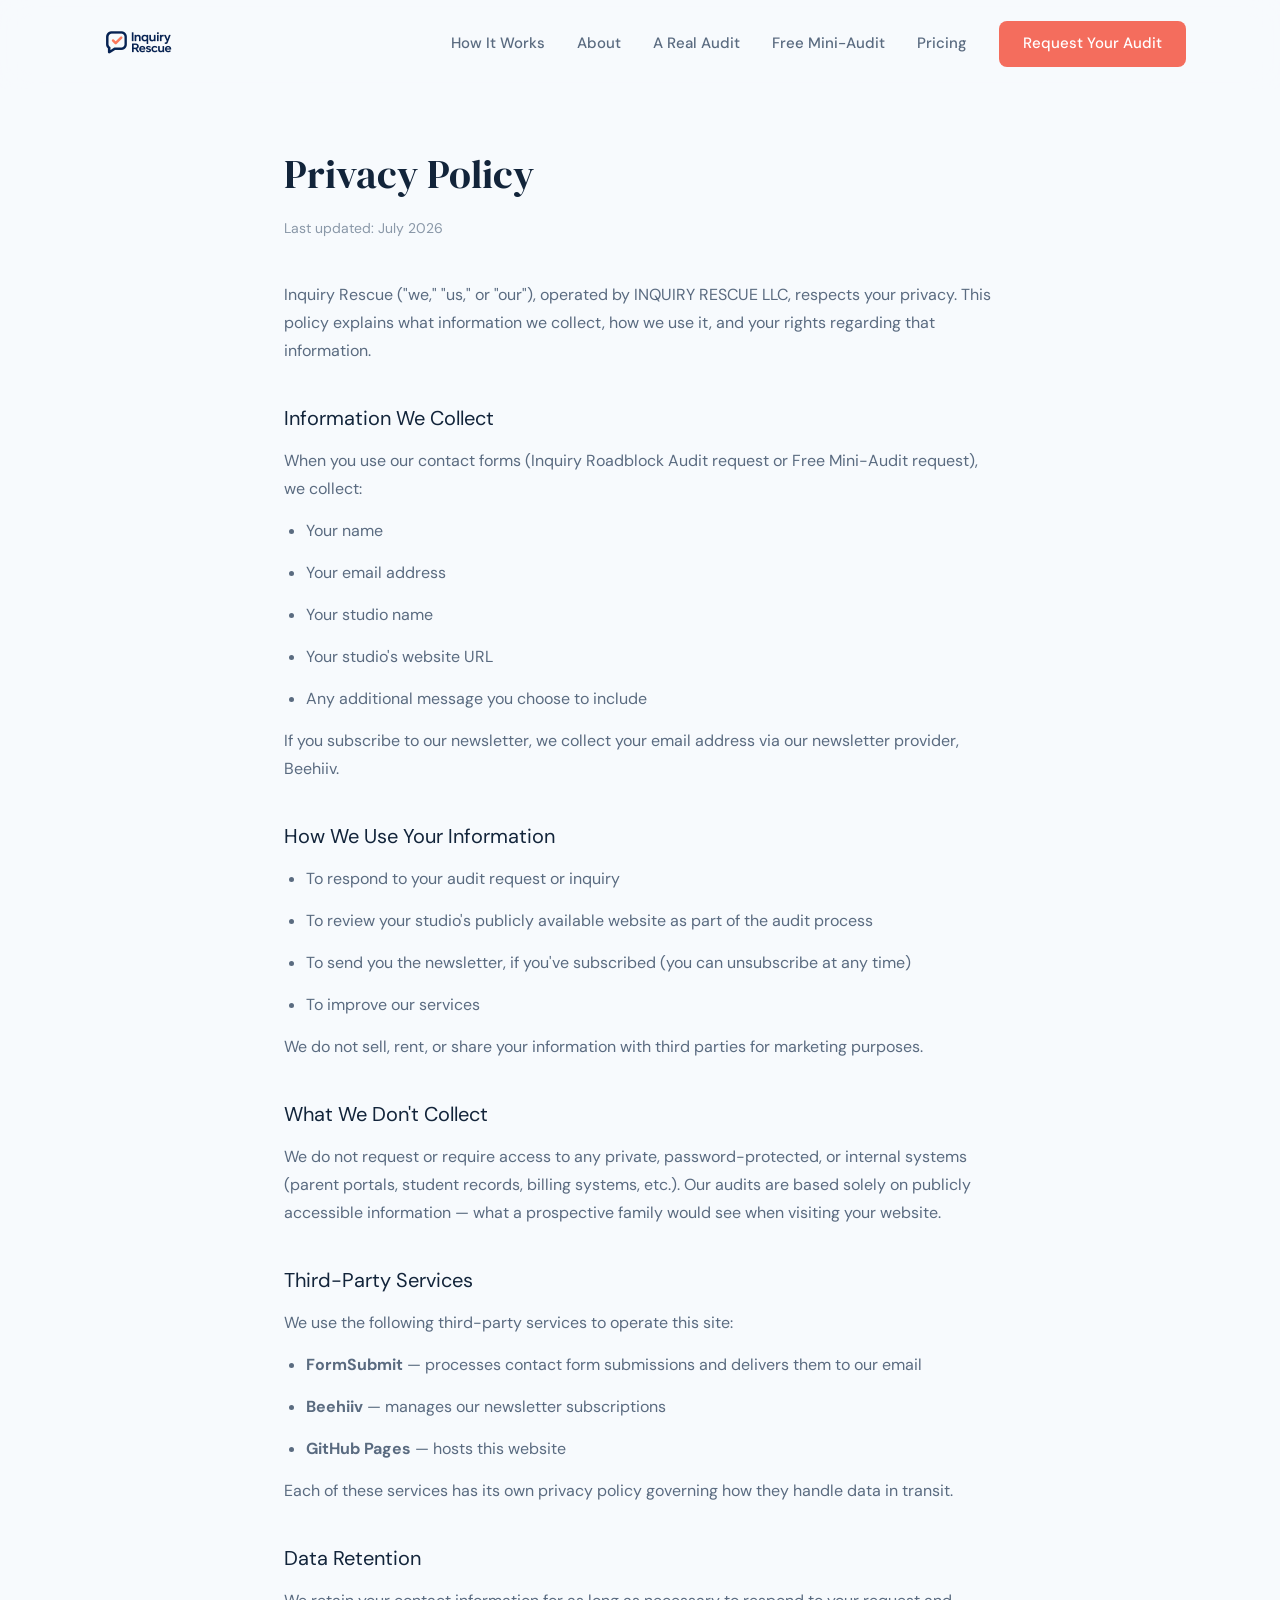
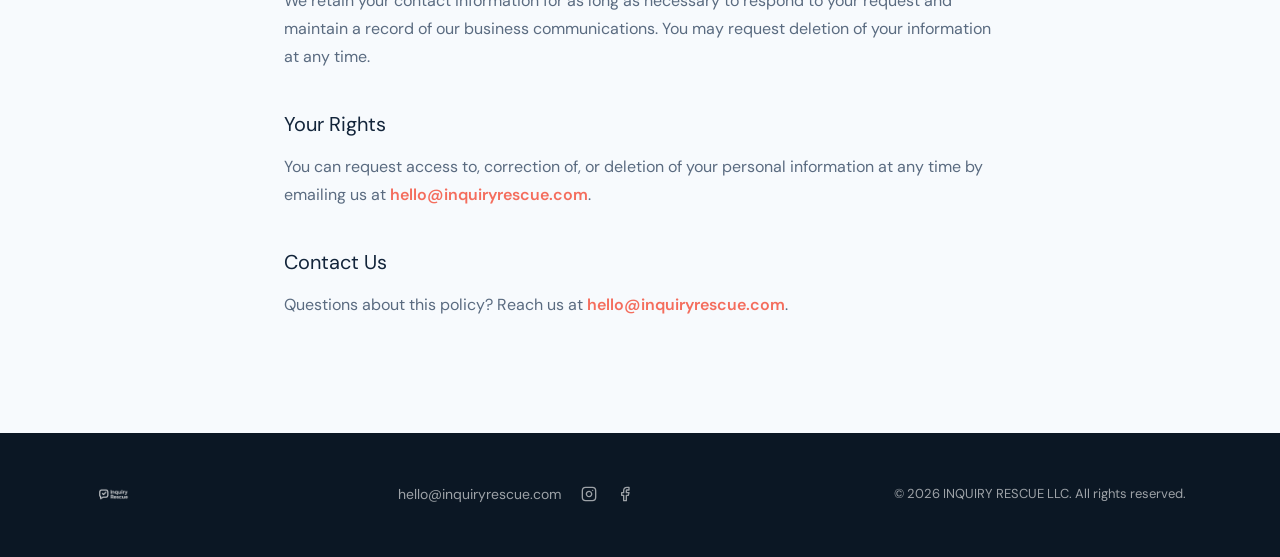
<file: privacy.html>
<!DOCTYPE html>
<html lang="en">
<head>
  <meta charset="UTF-8">
  <meta name="viewport" content="width=device-width, initial-scale=1.0">
  <title>Privacy Policy | Inquiry Rescue</title>
  <meta name="description" content="Privacy Policy for Inquiry Rescue — how we collect, use, and protect your information.">
  <meta name="robots" content="index, follow">
  <link href="https://fonts.googleapis.com/css2?family=DM+Sans:ital,opsz,wght@0,9..40,400;0,9..40,500;0,9..40,600;0,9..40,700;1,9..40,400&family=DM+Serif+Display&display=swap" rel="stylesheet">
  <link rel="stylesheet" href="styles.css">
  <link rel="icon" type="image/png" sizes="32x32" href="assets/favicon-32.png">
  <link rel="icon" type="image/png" sizes="192x192" href="assets/favicon-192.png">
  <link rel="apple-touch-icon" href="assets/favicon-192.png">
  <link rel="icon" type="image/png" sizes="512x512" href="assets/favicon-512.png">
  <style>
    .legal-page { max-width: 760px; margin: 0 auto; padding: 140px 24px 100px; }
    .legal-page h1 { font-family: var(--font-serif); font-size: clamp(28px, 4vw, 40px); color: var(--navy); margin-bottom: 8px; }
    .legal-page .updated { color: var(--text-muted); font-size: 14px; margin-bottom: 40px; }
    .legal-page h2 { font-family: var(--font-sans); font-size: 20px; color: var(--navy); margin: 36px 0 12px; }
    .legal-page p, .legal-page li { color: var(--text-light); font-size: 16px; line-height: 1.75; margin-bottom: 14px; }
    .legal-page ul { padding-left: 22px; }
    .legal-page a { font-weight: 600; }
  </style>
  <!-- Meta Pixel Code -->
  <script>
  !function(f,b,e,v,n,t,s)
  {if(f.fbq)return;n=f.fbq=function(){n.callMethod?
  n.callMethod.apply(n,arguments):n.queue.push(arguments)};
  if(!f._fbq)f._fbq=n;n.push=n;n.loaded=!0;n.version='2.0';
  n.queue=[];t=b.createElement(e);t.async=!0;
  t.src=v;s=b.getElementsByTagName(e)[0];
  s.parentNode.insertBefore(t,s)}(window, document,'script',
  'https://connect.facebook.net/en_US/fbevents.js');
  fbq('init', '1351786470479619');
  fbq('track', 'PageView');
  </script>
  <noscript><img height="1" width="1" style="display:none"
  src="https://www.facebook.com/tr?id=1351786470479619&ev=PageView&noscript=1"
  /></noscript>
  <!-- End Meta Pixel Code -->
</head>
<body>

  <nav class="nav" id="nav">
    <div class="nav-inner container">
      <a href="/" class="nav-logo">
        <img src="assets/images/logo-long.png" alt="Inquiry Rescue" class="nav-logo-img">
      </a>
      <div class="nav-links">
        <a href="/#how-it-works">How It Works</a>
        <a href="/#about">About</a>
        <a href="/#sample">A Real Audit</a>
        <a href="/#mini-audit">Free Mini-Audit</a>
        <a href="/#pricing">Pricing</a>
        <a href="/#contact" class="btn btn-nav">Request Your Audit</a>
      </div>
      <button class="nav-mobile-toggle" aria-label="Menu" onclick="document.body.classList.toggle('menu-open')">
        <span></span><span></span><span></span>
      </button>
    </div>
    <div class="mobile-menu">
      <a href="/#how-it-works" onclick="document.body.classList.remove('menu-open')">How It Works</a>
      <a href="/#about" onclick="document.body.classList.remove('menu-open')">About</a>
      <a href="/#sample" onclick="document.body.classList.remove('menu-open')">A Real Audit</a>
      <a href="/#mini-audit" onclick="document.body.classList.remove('menu-open')">Free Mini-Audit</a>
      <a href="/#pricing" onclick="document.body.classList.remove('menu-open')">Pricing</a>
      <a href="/#contact" class="btn btn-primary" onclick="document.body.classList.remove('menu-open')">Request Your Audit</a>
    </div>
  </nav>

  <main class="legal-page">
    <h1>Privacy Policy</h1>
    <p class="updated">Last updated: July 2026</p>

    <p>Inquiry Rescue ("we," "us," or "our"), operated by INQUIRY RESCUE LLC, respects your privacy. This policy explains what information we collect, how we use it, and your rights regarding that information.</p>

    <h2>Information We Collect</h2>
    <p>When you use our contact forms (Inquiry Roadblock Audit request or Free Mini-Audit request), we collect:</p>
    <ul>
      <li>Your name</li>
      <li>Your email address</li>
      <li>Your studio name</li>
      <li>Your studio's website URL</li>
      <li>Any additional message you choose to include</li>
    </ul>
    <p>If you subscribe to our newsletter, we collect your email address via our newsletter provider, Beehiiv.</p>

    <h2>How We Use Your Information</h2>
    <ul>
      <li>To respond to your audit request or inquiry</li>
      <li>To review your studio's publicly available website as part of the audit process</li>
      <li>To send you the newsletter, if you've subscribed (you can unsubscribe at any time)</li>
      <li>To improve our services</li>
    </ul>
    <p>We do not sell, rent, or share your information with third parties for marketing purposes.</p>

    <h2>What We Don't Collect</h2>
    <p>We do not request or require access to any private, password-protected, or internal systems (parent portals, student records, billing systems, etc.). Our audits are based solely on publicly accessible information — what a prospective family would see when visiting your website.</p>

    <h2>Third-Party Services</h2>
    <p>We use the following third-party services to operate this site:</p>
    <ul>
      <li><strong>FormSubmit</strong> — processes contact form submissions and delivers them to our email</li>
      <li><strong>Beehiiv</strong> — manages our newsletter subscriptions</li>
      <li><strong>GitHub Pages</strong> — hosts this website</li>
    </ul>
    <p>Each of these services has its own privacy policy governing how they handle data in transit.</p>

    <h2>Data Retention</h2>
    <p>We retain your contact information for as long as necessary to respond to your request and maintain a record of our business communications. You may request deletion of your information at any time.</p>

    <h2>Your Rights</h2>
    <p>You can request access to, correction of, or deletion of your personal information at any time by emailing us at <a href="mailto:hello@inquiryrescue.com">hello@inquiryrescue.com</a>.</p>

    <h2>Contact Us</h2>
    <p>Questions about this policy? Reach us at <a href="mailto:hello@inquiryrescue.com">hello@inquiryrescue.com</a>.</p>
  </main>

  <footer class="footer">
    <div class="container">
      <div class="footer-inner">
        <div class="footer-brand">
          <img src="assets/images/logo-long.png" alt="Inquiry Rescue" class="footer-logo-img">
        </div>
        <div class="footer-links">
          <a href="mailto:hello@inquiryrescue.com">hello@inquiryrescue.com</a>
          <a href="https://instagram.com/inquiryrescue" target="_blank" rel="noopener" class="footer-social" aria-label="Inquiry Rescue on Instagram"><svg viewBox="0 0 24 24" fill="none" stroke="currentColor" stroke-width="2" stroke-linecap="round" stroke-linejoin="round"><rect x="2" y="2" width="20" height="20" rx="5" ry="5"/><path d="M16 11.37A4 4 0 1 1 12.63 8 4 4 0 0 1 16 11.37z"/><line x1="17.5" y1="6.5" x2="17.51" y2="6.5"/></svg></a>
          <a href="https://www.facebook.com/inquiryrescue" target="_blank" rel="noopener" class="footer-social footer-social-icon" aria-label="Inquiry Rescue on Facebook"><svg viewBox="0 0 24 24" fill="none" stroke="currentColor" stroke-width="2" stroke-linecap="round" stroke-linejoin="round"><path d="M18 2h-3a5 5 0 0 0-5 5v3H7v4h3v8h4v-8h3l1-4h-4V7a1 1 0 0 1 1-1h3z"/></svg></a>
        </div>
        <div class="footer-legal">
          <p>&copy; 2026 INQUIRY RESCUE LLC. All rights reserved.</p>
        </div>
      </div>
    </div>
  </footer>

  <script>
    const nav = document.getElementById('nav');
    window.addEventListener('scroll', () => { nav.classList.toggle('scrolled', window.scrollY > 50); });
  </script>

</body>
</html>
</file>
<file: styles.css>
/* ============================================
   STUDIO INQUIRY RESCUE — Main Stylesheet
   Brand: Deep Navy #12243A, Coral #F46D5D
   ============================================ */

/* --- RESET & BASE --- */
*, *::before, *::after { margin: 0; padding: 0; box-sizing: border-box; }

:root {
  --navy:       #12243A;
  --navy-dark:  #0B1724;
  --coral:      #F46D5D;
  --coral-hover:#e85a48;
  --coral-light:#fef0ee;
  --bg:         #F7FAFD;
  --bg-white:   #ffffff;
  --text:       #2a3a4e;
  --text-light: #5a6b80;
  --text-muted: #8a98a8;
  --border:     #e2e8f0;
  --radius:     12px;
  --radius-lg:  20px;
  --shadow-sm:  0 1px 3px rgba(18,36,58,0.06);
  --shadow-md:  0 4px 20px rgba(18,36,58,0.08);
  --shadow-lg:  0 8px 40px rgba(18,36,58,0.12);
  --font-sans:  'DM Sans', -apple-system, BlinkMacSystemFont, 'Segoe UI', sans-serif;
  --font-serif: 'DM Serif Display', Georgia, serif;
}

html { scroll-behavior: smooth; }

/* DM Serif Display ships at 400 only — without this, browsers synthesize
   a faux bold on headings that smears/doubles the letterforms */
h1, h2, .newsletter-text h3 { font-weight: 400; }

body {
  font-family: var(--font-sans);
  font-size: 17px;
  line-height: 1.7;
  color: var(--text);
  background: var(--bg);
  -webkit-font-smoothing: antialiased;
}

.container {
  max-width: 1140px;
  margin: 0 auto;
  padding: 0 24px;
}

img { max-width: 100%; height: auto; display: block; }
a { color: var(--coral); text-decoration: none; transition: color 0.2s; }
a:hover { color: var(--coral-hover); }

/* --- BUTTONS --- */
.btn {
  display: inline-flex;
  align-items: center;
  justify-content: center;
  padding: 14px 32px;
  border-radius: 10px;
  font-family: var(--font-sans);
  font-size: 16px;
  font-weight: 600;
  cursor: pointer;
  border: none;
  transition: all 0.2s ease;
  text-decoration: none;
}

.btn-primary {
  background: var(--coral);
  color: #fff;
  box-shadow: 0 2px 12px rgba(244,109,93,0.3);
}
.btn-primary:hover {
  background: var(--coral-hover);
  color: #fff;
  transform: translateY(-1px);
  box-shadow: 0 4px 20px rgba(244,109,93,0.4);
}

.btn-outline {
  background: transparent;
  color: var(--navy);
  border: 2px solid var(--border);
}
.btn-outline:hover {
  border-color: var(--navy);
  color: var(--navy);
  background: rgba(18,36,58,0.03);
}

.btn-nav {
  padding: 10px 24px;
  font-size: 14px;
  background: var(--coral);
  color: #fff;
  border-radius: 8px;
}
.btn-nav:hover { background: var(--coral-hover); color: #fff; }

.btn-lg { padding: 18px 40px; font-size: 17px; }
.btn-full { width: 100%; }

/* --- NAV --- */
.nav {
  position: fixed;
  top: 0;
  left: 0;
  right: 0;
  z-index: 1000;
  background: rgba(247,250,253,0.85);
  backdrop-filter: blur(16px);
  -webkit-backdrop-filter: blur(16px);
  transition: all 0.3s ease;
  border-bottom: 1px solid transparent;
}
.nav.scrolled {
  background: rgba(255,255,255,0.95);
  border-bottom-color: var(--border);
  box-shadow: var(--shadow-sm);
}

.nav-inner {
  display: flex;
  align-items: center;
  justify-content: space-between;
  height: 88px;
}

.nav-logo {
  display: flex;
  align-items: center;
  text-decoration: none;
}
.nav-logo:hover { opacity: 0.9; }
.nav-logo-img { height: 64px; width: auto; }

.nav-links {
  display: flex;
  align-items: center;
  gap: 32px;
}
.nav-links a {
  color: var(--text-light);
  font-size: 15px;
  font-weight: 500;
  text-decoration: none;
  transition: color 0.2s;
}
.nav-links a.btn-nav { color: #fff; }
.nav-links a:hover { color: var(--navy); }

.nav-mobile-toggle {
  display: none;
  flex-direction: column;
  gap: 5px;
  background: none;
  border: none;
  cursor: pointer;
  padding: 8px;
}
.nav-mobile-toggle span {
  width: 24px;
  height: 2px;
  background: var(--navy);
  transition: all 0.3s;
}

.mobile-menu {
  display: none;
  flex-direction: column;
  gap: 16px;
  padding: 24px;
  background: var(--bg-white);
  border-top: 1px solid var(--border);
}
.mobile-menu a {
  color: var(--text);
  font-size: 16px;
  font-weight: 500;
  text-decoration: none;
}
.mobile-menu a.btn-primary { color: #fff; }

/* --- HERO --- */
.hero {
  position: relative;
  padding: 160px 0 100px;
  overflow: hidden;
}
.hero-content {
  max-width: 720px;
}
.hero-eyebrow {
  display: inline-block;
  font-size: 14px;
  font-weight: 600;
  color: var(--coral);
  text-transform: uppercase;
  letter-spacing: 1.5px;
  margin-bottom: 20px;
}
.hero-headline {
  font-family: var(--font-serif);
  font-size: clamp(36px, 5vw, 56px);
  line-height: 1.15;
  color: var(--navy);
  margin-bottom: 20px;
}
.hero-sub {
  font-size: 18px;
  color: var(--text-light);
  margin-bottom: 16px;
  max-width: 600px;
}
.hero-sub strong { color: var(--navy); }
.hero-sub em { font-style: italic; }
.hero-thesis { font-size: 24px; margin-top: 4px; }
.section-thesis {
  font-size: 18px;
  color: var(--text-light);
  margin-top: 16px;
  line-height: 1.6;
}
.section-thesis strong { color: var(--navy); }

.hero-ctas {
  display: flex;
  gap: 16px;
  margin-top: 36px;
  flex-wrap: wrap;
}

.hero-bg-accent {
  position: absolute;
  top: -200px;
  right: -200px;
  width: 700px;
  height: 700px;
  background: radial-gradient(circle, rgba(244,109,93,0.07) 0%, transparent 70%);
  pointer-events: none;
}

/* --- SECTIONS --- */
.section {
  padding: 100px 0;
}

.section-header {
  text-align: center;
  max-width: 680px;
  margin: 0 auto 60px;
}
.section-eyebrow {
  font-size: 13px;
  font-weight: 600;
  color: var(--coral);
  text-transform: uppercase;
  letter-spacing: 1.5px;
  margin-bottom: 12px;
}
.section-header h2 {
  font-family: var(--font-serif);
  font-size: clamp(28px, 4vw, 40px);
  color: var(--navy);
  line-height: 1.25;
  margin-bottom: 16px;
}
.section-desc {
  font-size: 17px;
  color: var(--text-light);
  line-height: 1.7;
}

/* --- PROBLEM GRID --- */
.section-problem { background: var(--bg-white); }

.problem-grid {
  display: grid;
  grid-template-columns: repeat(3, 1fr);
  gap: 24px;
}
.problem-card {
  background: var(--bg);
  border: 1px solid var(--border);
  border-radius: var(--radius-lg);
  padding: 32px;
  transition: transform 0.2s, box-shadow 0.2s;
}
.problem-card:hover {
  transform: translateY(-4px);
  box-shadow: var(--shadow-md);
}
.problem-icon {
  margin-bottom: 16px;
  color: var(--coral);
}
.problem-icon svg {
  width: 32px;
  height: 32px;
}
.problem-card h3 {
  font-size: 18px;
  color: var(--navy);
  margin-bottom: 10px;
  font-weight: 600;
}
.problem-card p {
  font-size: 15px;
  color: var(--text-light);
  line-height: 1.65;
}

/* --- HOW IT WORKS --- */
.steps {
  max-width: 680px;
  margin: 0 auto;
  display: flex;
  flex-direction: column;
  gap: 40px;
}
.step {
  display: flex;
  gap: 24px;
  align-items: flex-start;
}
.step-number {
  flex-shrink: 0;
  width: 48px;
  height: 48px;
  display: flex;
  align-items: center;
  justify-content: center;
  background: var(--navy);
  color: #fff;
  font-family: var(--font-serif);
  font-size: 22px;
  border-radius: 50%;
}
.step-content h3 {
  font-size: 20px;
  color: var(--navy);
  margin-bottom: 8px;
}
.step-content p {
  color: var(--text-light);
  font-size: 16px;
}

/* --- WHAT'S INCLUDED --- */
.section-included { background: var(--bg); }
.section-about { background: var(--bg-white); }

.included-grid {
  display: grid;
  grid-template-columns: repeat(2, 1fr);
  gap: 20px;
  max-width: 800px;
  margin: 0 auto;
}
.included-item {
  display: flex;
  gap: 16px;
  align-items: flex-start;
  padding: 20px;
  border-radius: var(--radius);
  transition: background 0.2s;
}
.included-item:hover { background: var(--bg); }

.check-icon {
  flex-shrink: 0;
  width: 24px;
  height: 24px;
  margin-top: 2px;
}
.included-item h4 {
  font-size: 16px;
  color: var(--navy);
  margin-bottom: 4px;
  font-weight: 600;
}
.included-item p {
  font-size: 14px;
  color: var(--text-light);
  line-height: 1.5;
}

/* --- ABOUT --- */
.about-layout {
  display: block;
}
.about-media {
  display: flex;
  gap: 20px;
  margin-bottom: 48px;
}
.about-media img,
.about-media video {
  flex: 1;
  min-width: 0;
  width: 100%;
  aspect-ratio: 3/4;
  object-fit: cover;
  object-position: center top;
  border-radius: var(--radius-lg);
  box-shadow: var(--shadow-lg);
  display: block;
}
.about-text h2 {
  font-family: var(--font-serif);
  font-size: clamp(26px, 3.5vw, 36px);
  color: var(--navy);
  margin-bottom: 20px;
  line-height: 1.25;
}
.about-text p {
  color: var(--text-light);
  margin-bottom: 16px;
  font-size: 16px;
}
.about-tagline {
  font-size: 20px !important;
  font-weight: 600;
  color: var(--navy) !important;
  margin-top: 8px;
}

/* --- SAMPLE AUDIT --- */
.section-sample { background: var(--bg-white); }

.sample-text {
  max-width: 700px;
  margin: 0 auto;
}
.sample-text h2 {
  font-family: var(--font-serif);
  font-size: clamp(28px, 4vw, 40px);
  color: var(--navy);
  margin-bottom: 16px;
  line-height: 1.25;
}
.sample-text > p {
  color: var(--text-light);
  margin-bottom: 16px;
  font-size: 16px;
}

/* --- FINDING EXAMPLE CARD --- */
.finding-example {
  margin-top: 36px;
  margin-bottom: 8px;
}
.finding-example-label {
  font-size: 14px;
  font-weight: 600;
  color: var(--navy);
  margin-bottom: 16px;
}
.finding-card {
  background: var(--bg);
  border: 1px solid var(--border);
  border-radius: var(--radius-lg);
  padding: 32px;
  margin-bottom: 16px;
}
.finding-card-header {
  display: flex;
  align-items: center;
  gap: 12px;
  flex-wrap: wrap;
  margin-bottom: 12px;
}
.finding-number {
  font-size: 13px;
  font-weight: 700;
  color: #fff;
  background: var(--navy);
  padding: 4px 12px;
  border-radius: 6px;
  letter-spacing: 0.3px;
}
.finding-tag {
  font-size: 12px;
  font-weight: 600;
  padding: 4px 12px;
  border-radius: 6px;
  background: var(--coral-light);
  color: var(--coral-hover);
}
.finding-card h4 {
  font-size: 18px;
  color: var(--navy);
  margin-bottom: 20px;
  line-height: 1.4;
}
.finding-block {
  margin-bottom: 16px;
}
.finding-block:last-child { margin-bottom: 0; }
.finding-block-label {
  font-size: 12px;
  font-weight: 700;
  text-transform: uppercase;
  letter-spacing: 0.8px;
  color: var(--coral);
  margin-bottom: 6px;
}
.finding-block p:not(.finding-block-label) {
  font-size: 15px;
  color: var(--text);
  line-height: 1.65;
}
.finding-fix-steps {
  font-size: 15px;
  color: var(--text);
  line-height: 1.55;
  margin: 0;
  padding-left: 22px;
}
.finding-fix-steps li { margin-bottom: 10px; }
.finding-fix-steps li:last-child { margin-bottom: 0; }
.finding-fix-steps li::marker { color: var(--coral); font-weight: 600; }
.finding-example-note {
  font-size: 13px;
  color: var(--text-muted);
  font-style: italic;
  margin-bottom: 24px;
}

/* --- URGENCY --- */
.section-urgency {
  padding: 80px 0;
}
.urgency-box {
  background: var(--navy);
  color: #fff;
  border-radius: var(--radius-lg);
  padding: 64px;
  text-align: center;
  position: relative;
  overflow: hidden;
}
.urgency-box::before {
  content: '';
  position: absolute;
  top: -100px;
  right: -100px;
  width: 400px;
  height: 400px;
  background: radial-gradient(circle, rgba(244,109,93,0.15) 0%, transparent 70%);
  pointer-events: none;
}
.urgency-box h2 {
  font-family: var(--font-serif);
  font-size: clamp(28px, 4vw, 40px);
  margin-bottom: 16px;
  position: relative;
}
.urgency-box p {
  font-size: 17px;
  color: rgba(255,255,255,0.8);
  max-width: 600px;
  margin: 0 auto 32px;
  position: relative;
}

/* --- PRICING --- */
.pricing-card {
  max-width: 480px;
  margin: 0 auto;
  background: var(--bg-white);
  border: 2px solid var(--border);
  border-radius: var(--radius-lg);
  overflow: hidden;
  box-shadow: var(--shadow-md);
}
.pricing-header {
  background: var(--navy);
  color: #fff;
  padding: 40px 40px 32px;
  text-align: center;
}
.pricing-header h3 {
  font-size: 20px;
  font-weight: 600;
  margin-bottom: 16px;
}
.pricing-amount {
  display: flex;
  align-items: flex-start;
  justify-content: center;
  gap: 4px;
}
.pricing-dollar {
  font-size: 24px;
  font-weight: 600;
  margin-top: 8px;
}
.pricing-number {
  font-family: var(--font-serif);
  font-size: 72px;
  line-height: 1;
}
.pricing-note {
  font-size: 13px;
  text-transform: uppercase;
  letter-spacing: 1.5px;
  opacity: 0.65;
  margin-top: 8px;
}

.pricing-body {
  padding: 36px 40px 40px;
}
.pricing-list {
  list-style: none;
  margin-bottom: 32px;
}
.pricing-list li {
  padding: 10px 0;
  border-bottom: 1px solid var(--border);
  font-size: 15px;
  color: var(--text);
  padding-left: 28px;
  position: relative;
}
.pricing-list li::before {
  content: '';
  position: absolute;
  left: 0;
  top: 14px;
  width: 16px;
  height: 16px;
  background: url("data:image/svg+xml,%3Csvg viewBox='0 0 24 24' fill='none' xmlns='http://www.w3.org/2000/svg'%3E%3Cpath d='M5 13l4 4L19 7' stroke='%23F46D5D' stroke-width='2.5' stroke-linecap='round' stroke-linejoin='round'/%3E%3C/svg%3E") center/contain no-repeat;
}
.pricing-list li:last-child { border-bottom: none; }

.pricing-fine {
  font-size: 13px;
  color: var(--text-muted);
  text-align: center;
  margin-top: 16px;
  line-height: 1.5;
}

.pricing-reframe {
  text-align: center;
  margin-top: 40px;
  padding: 36px 40px;
  background: var(--coral-light);
  border: 2px solid var(--coral);
  border-radius: var(--radius-lg);
  max-width: 560px;
  margin-left: auto;
  margin-right: auto;
  box-shadow: var(--shadow-lg);
}
.pricing-reframe p {
  font-size: 19px;
  color: var(--navy);
  line-height: 1.6;
}

/* --- CONTACT --- */
.section-contact { background: var(--bg-white); }

.contact-layout {
  display: grid;
  grid-template-columns: 1fr 1fr;
  gap: 64px;
  align-items: flex-start;
}
.contact-text h2 {
  font-family: var(--font-serif);
  font-size: clamp(28px, 3.5vw, 36px);
  color: var(--navy);
  margin-bottom: 16px;
  line-height: 1.25;
}
.contact-text > p {
  color: var(--text-light);
  font-size: 16px;
  margin-bottom: 24px;
}
.contact-details {
  margin-top: 32px;
}
.contact-details a {
  font-weight: 600;
}

.contact-form {
  display: flex;
  flex-direction: column;
  gap: 20px;
}
.form-group label {
  display: block;
  font-size: 14px;
  font-weight: 600;
  color: var(--navy);
  margin-bottom: 6px;
}
.optional {
  font-weight: 400;
  color: var(--text-muted);
}
.form-group input,
.form-group textarea {
  width: 100%;
  padding: 14px 16px;
  border: 1.5px solid var(--border);
  border-radius: 10px;
  font-family: var(--font-sans);
  font-size: 16px;
  color: var(--text);
  background: var(--bg);
  transition: border-color 0.2s, box-shadow 0.2s;
}
.form-group input:focus,
.form-group textarea:focus,
.form-group select:focus {
  outline: none;
  border-color: var(--coral);
  box-shadow: 0 0 0 3px rgba(244,109,93,0.1);
}
.form-group textarea { resize: vertical; min-height: 80px; }
.form-group input::placeholder,
.form-group textarea::placeholder { color: var(--text-muted); }
.form-group select {
  width: 100%;
  padding: 14px 16px;
  border: 1.5px solid var(--border);
  border-radius: 10px;
  font-size: 15px;
  color: var(--text);
  background: var(--bg);
  transition: border-color 0.2s, box-shadow 0.2s;
  appearance: none;
  background-image: url("data:image/svg+xml,%3Csvg xmlns='http://www.w3.org/2000/svg' width='12' height='8' viewBox='0 0 12 8'%3E%3Cpath d='M1 1l5 5 5-5' stroke='%2312243A' stroke-width='1.5' fill='none' stroke-linecap='round' stroke-linejoin='round'/%3E%3C/svg%3E");
  background-repeat: no-repeat;
  background-position: right 16px center;
}
.form-radio-group {
  display: flex;
  flex-direction: column;
  gap: 10px;
}
.form-radio-option {
  display: flex;
  align-items: center;
  gap: 10px;
  padding: 12px 14px;
  border: 1.5px solid var(--border);
  border-radius: 10px;
  cursor: pointer;
  transition: border-color 0.2s, background 0.2s;
}
.form-radio-option:hover { border-color: var(--coral); }
.form-radio-option input[type="radio"] {
  width: auto;
  margin: 0;
  accent-color: var(--coral);
}
.form-radio-option label {
  margin: 0;
  font-weight: 400;
  color: var(--text);
  cursor: pointer;
}

.form-privacy {
  font-size: 13px;
  color: var(--text-muted);
  text-align: center;
  margin-top: 8px;
}

.form-success {
  text-align: center;
  padding: 60px 40px;
  background: var(--bg);
  border-radius: var(--radius-lg);
}
.success-icon {
  width: 64px;
  height: 64px;
  border-radius: 50%;
  background: var(--coral);
  display: flex;
  align-items: center;
  justify-content: center;
  margin: 0 auto 20px;
}
.success-icon svg {
  width: 32px;
  height: 32px;
}
.form-success h3 {
  font-size: 24px;
  color: var(--navy);
  margin-bottom: 12px;
}
.form-success p {
  color: var(--text-light);
  max-width: 400px;
  margin: 0 auto;
}

/* --- NEWSLETTER --- */
.newsletter-box {
  display: flex;
  flex-direction: column;
  align-items: center;
  text-align: center;
  gap: 32px;
  background: var(--bg-white);
  border: 1px solid var(--border);
  border-radius: var(--radius-lg);
  padding: 48px;
}
.newsletter-text h3 {
  font-family: var(--font-serif);
  font-size: 24px;
  color: var(--navy);
  margin-bottom: 8px;
}
.newsletter-text p {
  color: var(--text-light);
  font-size: 15px;
  max-width: 520px;
  margin: 0 auto;
}
.newsletter-form-wrapper {
  width: 100%;
  max-width: 480px;
}
.newsletter-note {
  font-size: 12px;
  color: var(--text-muted);
  margin-top: 8px;
  text-align: center;
}

/* --- FOOTER --- */
.footer {
  background: var(--navy-dark);
  color: rgba(255,255,255,0.6);
  padding: 48px 0;
}
.footer-inner {
  display: flex;
  align-items: center;
  justify-content: space-between;
}
.footer-brand {
  display: flex;
  align-items: center;
}
.footer-logo-img {
  height: 28px;
  width: auto;
  filter: brightness(0) invert(1);
  opacity: 0.85;
}
.footer-links a {
  color: rgba(255,255,255,0.6);
  font-size: 14px;
}
.footer-links a:hover { color: #fff; }
.footer-links {
  display: flex;
  align-items: center;
  gap: 20px;
}
.footer-social {
  display: inline-flex;
  align-items: center;
  gap: 7px;
}
.footer-social svg {
  width: 16px;
  height: 16px;
}
.footer-legal p { font-size: 13px; }

/* --- ANIMATIONS --- */
.fade-in {
  opacity: 0;
  transform: translateY(20px);
  transition: opacity 0.5s ease, transform 0.5s ease;
}
.fade-in.visible {
  opacity: 1;
  transform: translateY(0);
}

/* Stagger delays for grid items */
.problem-card:nth-child(1) { transition-delay: 0s; }
.problem-card:nth-child(2) { transition-delay: 0.1s; }
.problem-card:nth-child(3) { transition-delay: 0.2s; }
.problem-card:nth-child(4) { transition-delay: 0.3s; }
.problem-card:nth-child(5) { transition-delay: 0.4s; }
.problem-card:nth-child(6) { transition-delay: 0.5s; }

.step:nth-child(1) { transition-delay: 0s; }
.step:nth-child(2) { transition-delay: 0.15s; }
.step:nth-child(3) { transition-delay: 0.3s; }

.included-item:nth-child(1) { transition-delay: 0s; }
.included-item:nth-child(2) { transition-delay: 0.05s; }
.included-item:nth-child(3) { transition-delay: 0.1s; }
.included-item:nth-child(4) { transition-delay: 0.15s; }
.included-item:nth-child(5) { transition-delay: 0.2s; }
.included-item:nth-child(6) { transition-delay: 0.25s; }
.included-item:nth-child(7) { transition-delay: 0.3s; }
.included-item:nth-child(8) { transition-delay: 0.35s; }

/* --- RESPONSIVE --- */
@media (max-width: 900px) {
  .nav-links { display: none; }
  .nav-mobile-toggle { display: flex; }
  body.menu-open .mobile-menu { display: flex; }
  body.menu-open .nav-mobile-toggle span:nth-child(1) { transform: rotate(45deg) translate(5px, 5px); }
  body.menu-open .nav-mobile-toggle span:nth-child(2) { opacity: 0; }
  body.menu-open .nav-mobile-toggle span:nth-child(3) { transform: rotate(-45deg) translate(5px, -5px); }

  .problem-grid { grid-template-columns: 1fr 1fr; }
  .about-layout { grid-template-columns: 1fr; gap: 40px; }
  .about-media { flex-direction: column; align-items: center; }
  .about-media img, .about-media video { max-width: 300px; }
  .contact-layout { grid-template-columns: 1fr; gap: 40px; }
  .included-grid { grid-template-columns: 1fr; }

  .footer-inner {
    flex-direction: column;
    gap: 16px;
    text-align: center;
  }

  .urgency-box { padding: 48px 32px; }
}

@media (max-width: 600px) {
  .section { padding: 72px 0; }
  .hero { padding: 130px 0 72px; }
  .hero-ctas { flex-direction: column; }
  .hero-ctas .btn { width: 100%; }
  .problem-grid { grid-template-columns: 1fr; }
  .pricing-body { padding: 28px 24px 32px; }
  .pricing-header { padding: 32px 24px 28px; }
  .pricing-number { font-size: 56px; }
  .urgency-box { padding: 40px 24px; }
}


/* --- FREE MINI-AUDIT SECTION --- */
.section-mini-audit {
  background: linear-gradient(180deg, var(--coral-light) 0%, var(--bg) 100%);
}
.mini-audit-layout {
  display: grid;
  grid-template-columns: 1fr 1fr;
  gap: 64px;
  align-items: flex-start;
}
.mini-audit-text .section-eyebrow {
  color: var(--coral);
  font-weight: 700;
}
.mini-audit-text h2 {
  font-family: var(--font-serif);
  font-size: clamp(28px, 3.5vw, 36px);
  color: var(--navy);
  margin-bottom: 16px;
  line-height: 1.25;
}
.mini-audit-text > p {
  color: var(--text-light);
  font-size: 16px;
  margin-bottom: 20px;
}
.mini-audit-list {
  list-style: none;
  margin-top: 28px;
  display: flex;
  flex-direction: column;
  gap: 14px;
}
.mini-audit-list li {
  display: flex;
  align-items: flex-start;
  gap: 12px;
  font-size: 15px;
  color: var(--text);
  font-weight: 500;
}
.mini-audit-list .check-icon {
  width: 22px;
  height: 22px;
  flex-shrink: 0;
  margin-top: 1px;
}

@media (max-width: 768px) {
  .mini-audit-layout { grid-template-columns: 1fr; gap: 40px; }
}


/* --- NEWSLETTER FORM (native, branded) --- */
.newsletter-form {
  display: flex;
  gap: 8px;
  width: 100%;
}
.newsletter-form input[type="email"] {
  flex: 1;
  min-width: 0;
  padding: 14px 16px;
  border: 1px solid var(--border);
  border-radius: 10px;
  font-family: var(--font-sans);
  font-size: 16px;
  color: var(--text);
  background: var(--bg-white);
}
.newsletter-form input[type="email"]:focus {
  outline: none;
  border-color: var(--coral);
  box-shadow: 0 0 0 3px var(--coral-light);
}
.newsletter-form .btn { white-space: nowrap; }
@media (max-width: 600px) {
  .newsletter-box { padding: 32px 20px; }
  .newsletter-form-wrapper { max-width: 100%; }
  .newsletter-form { flex-direction: column; }
  .newsletter-form .btn { width: 100%; }
}
</file>
